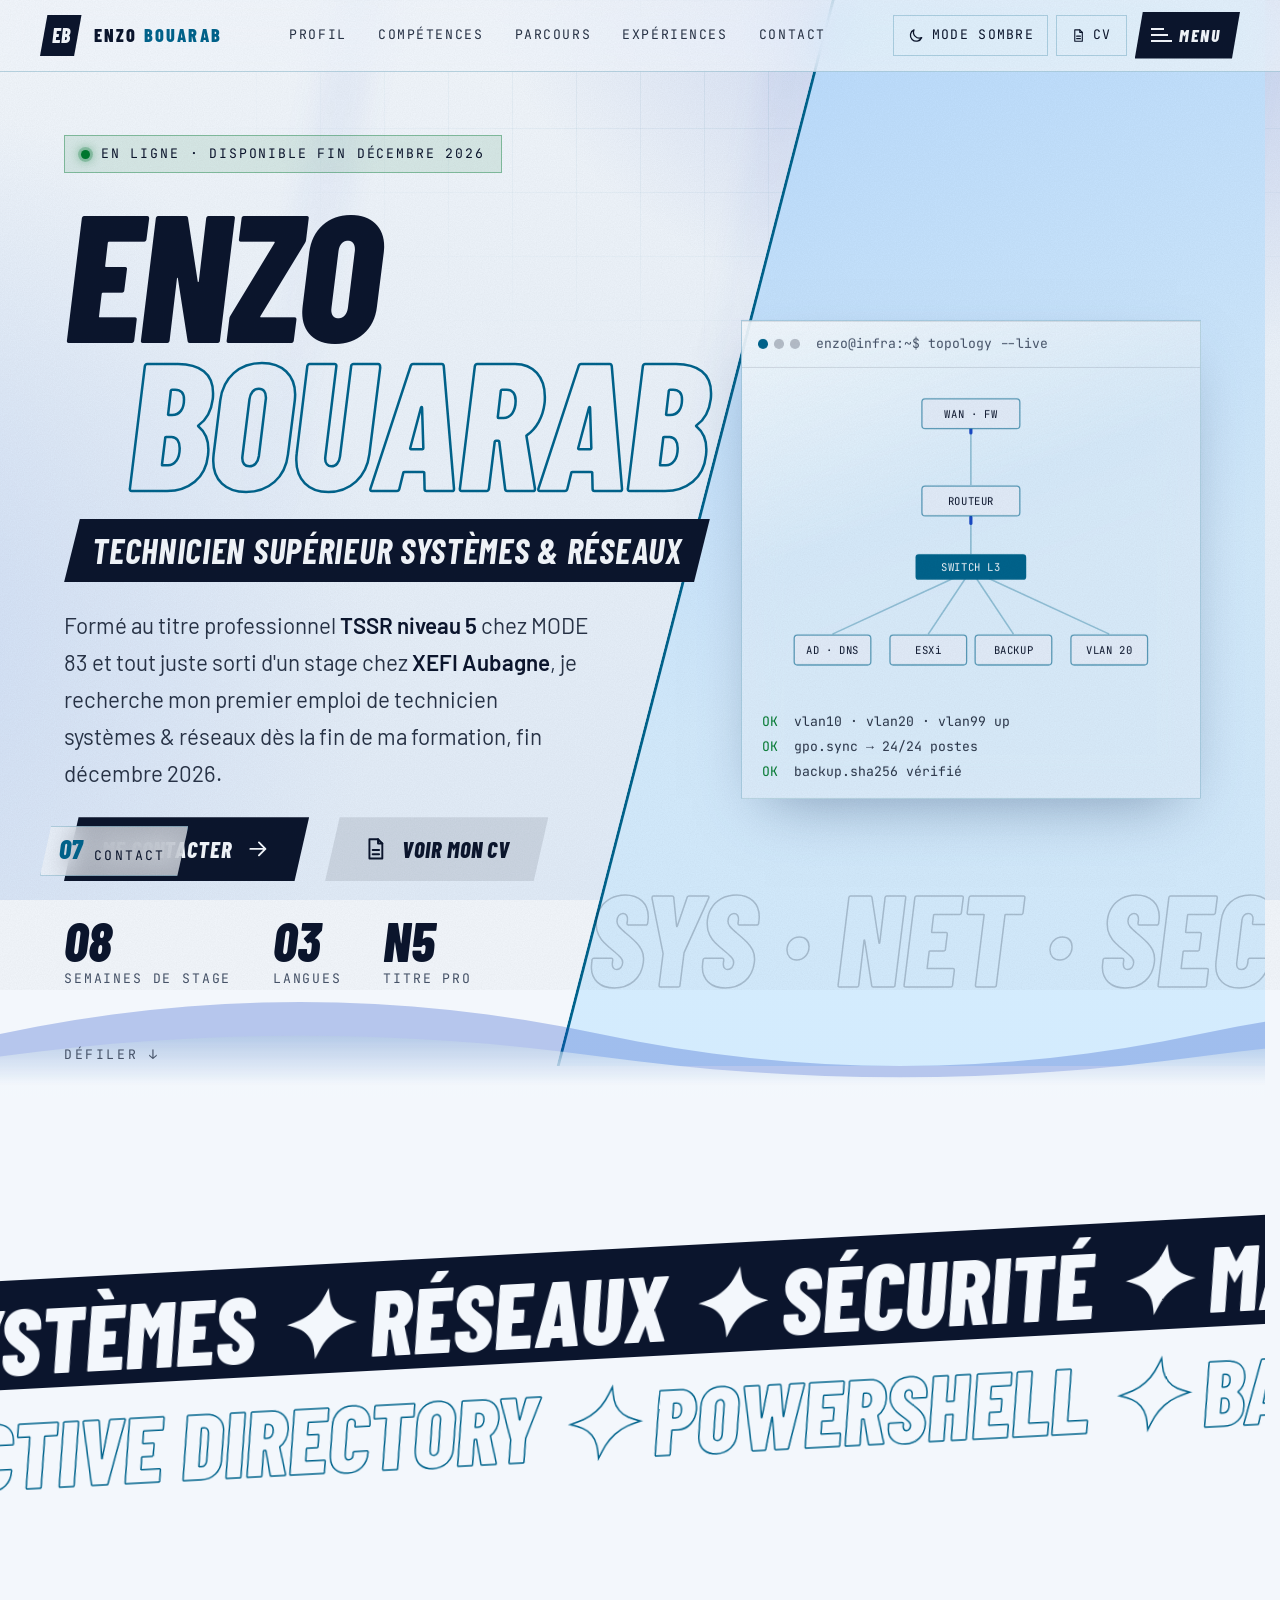
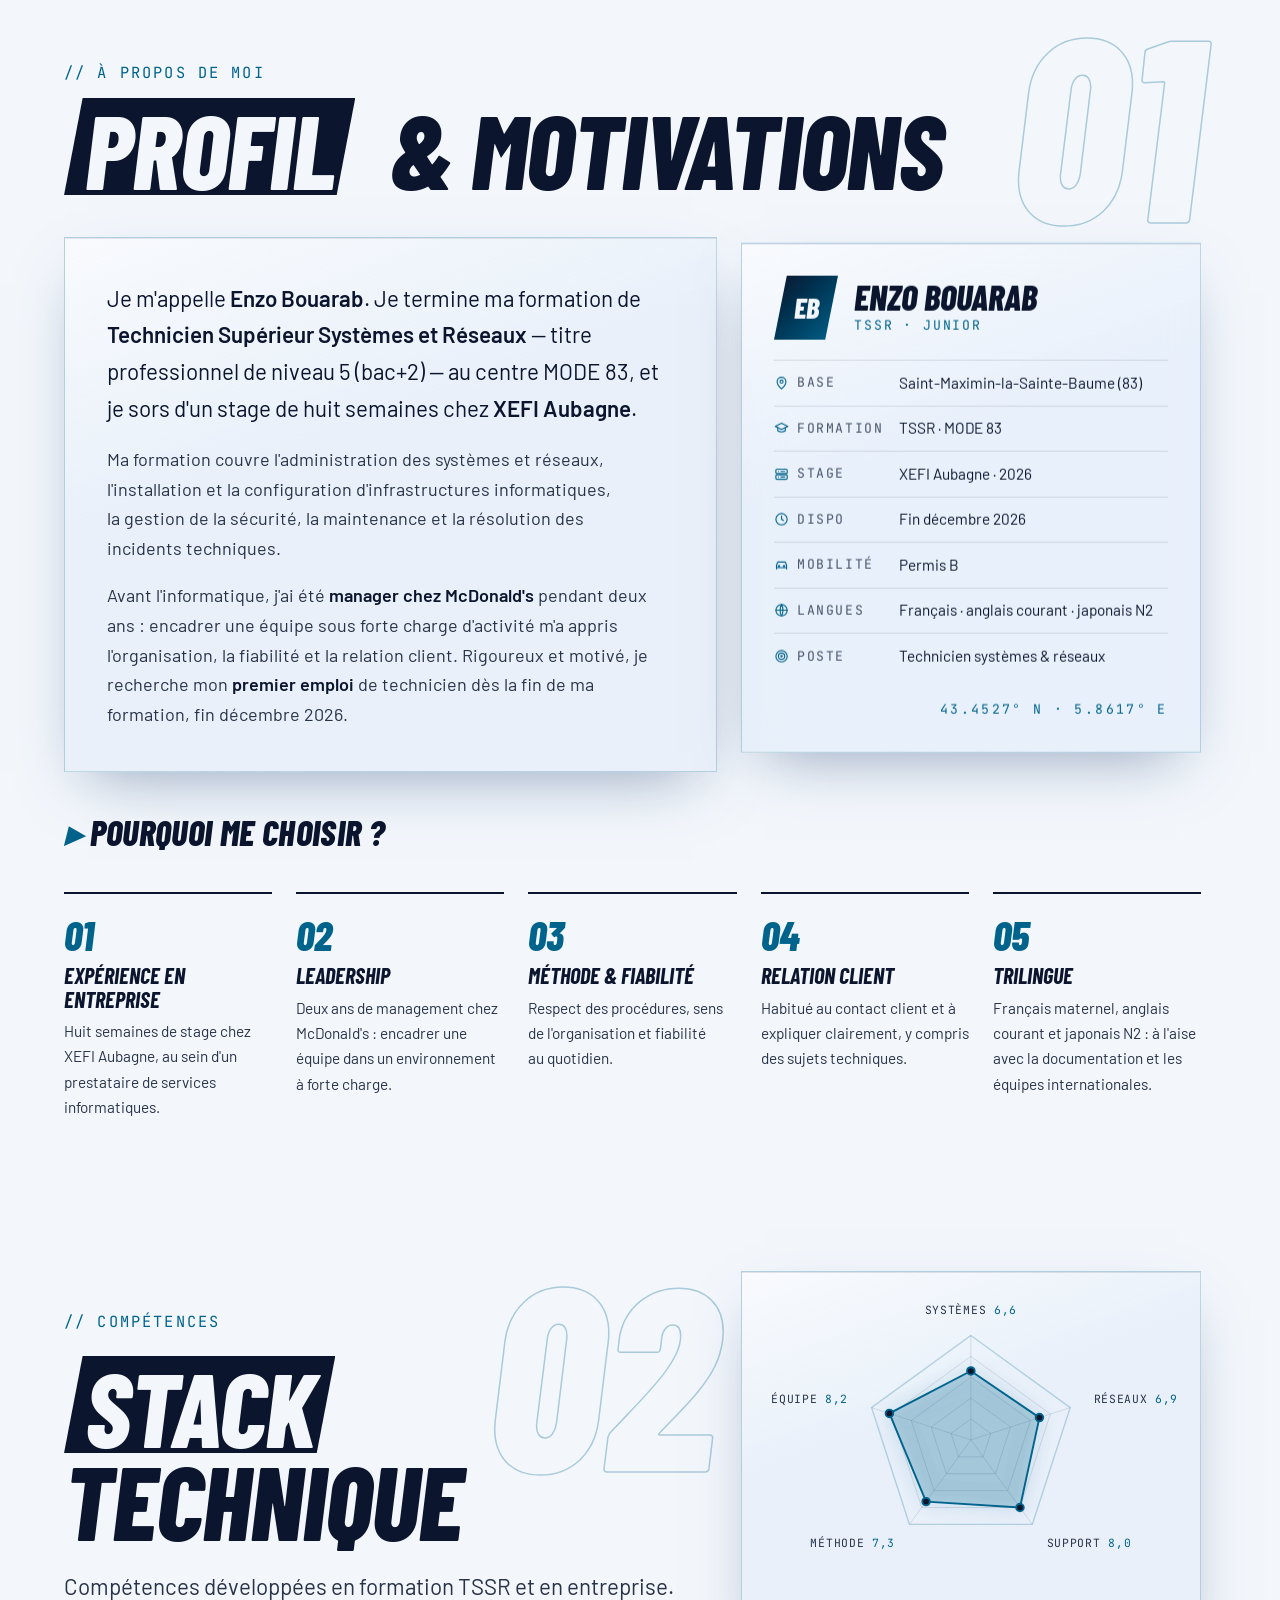
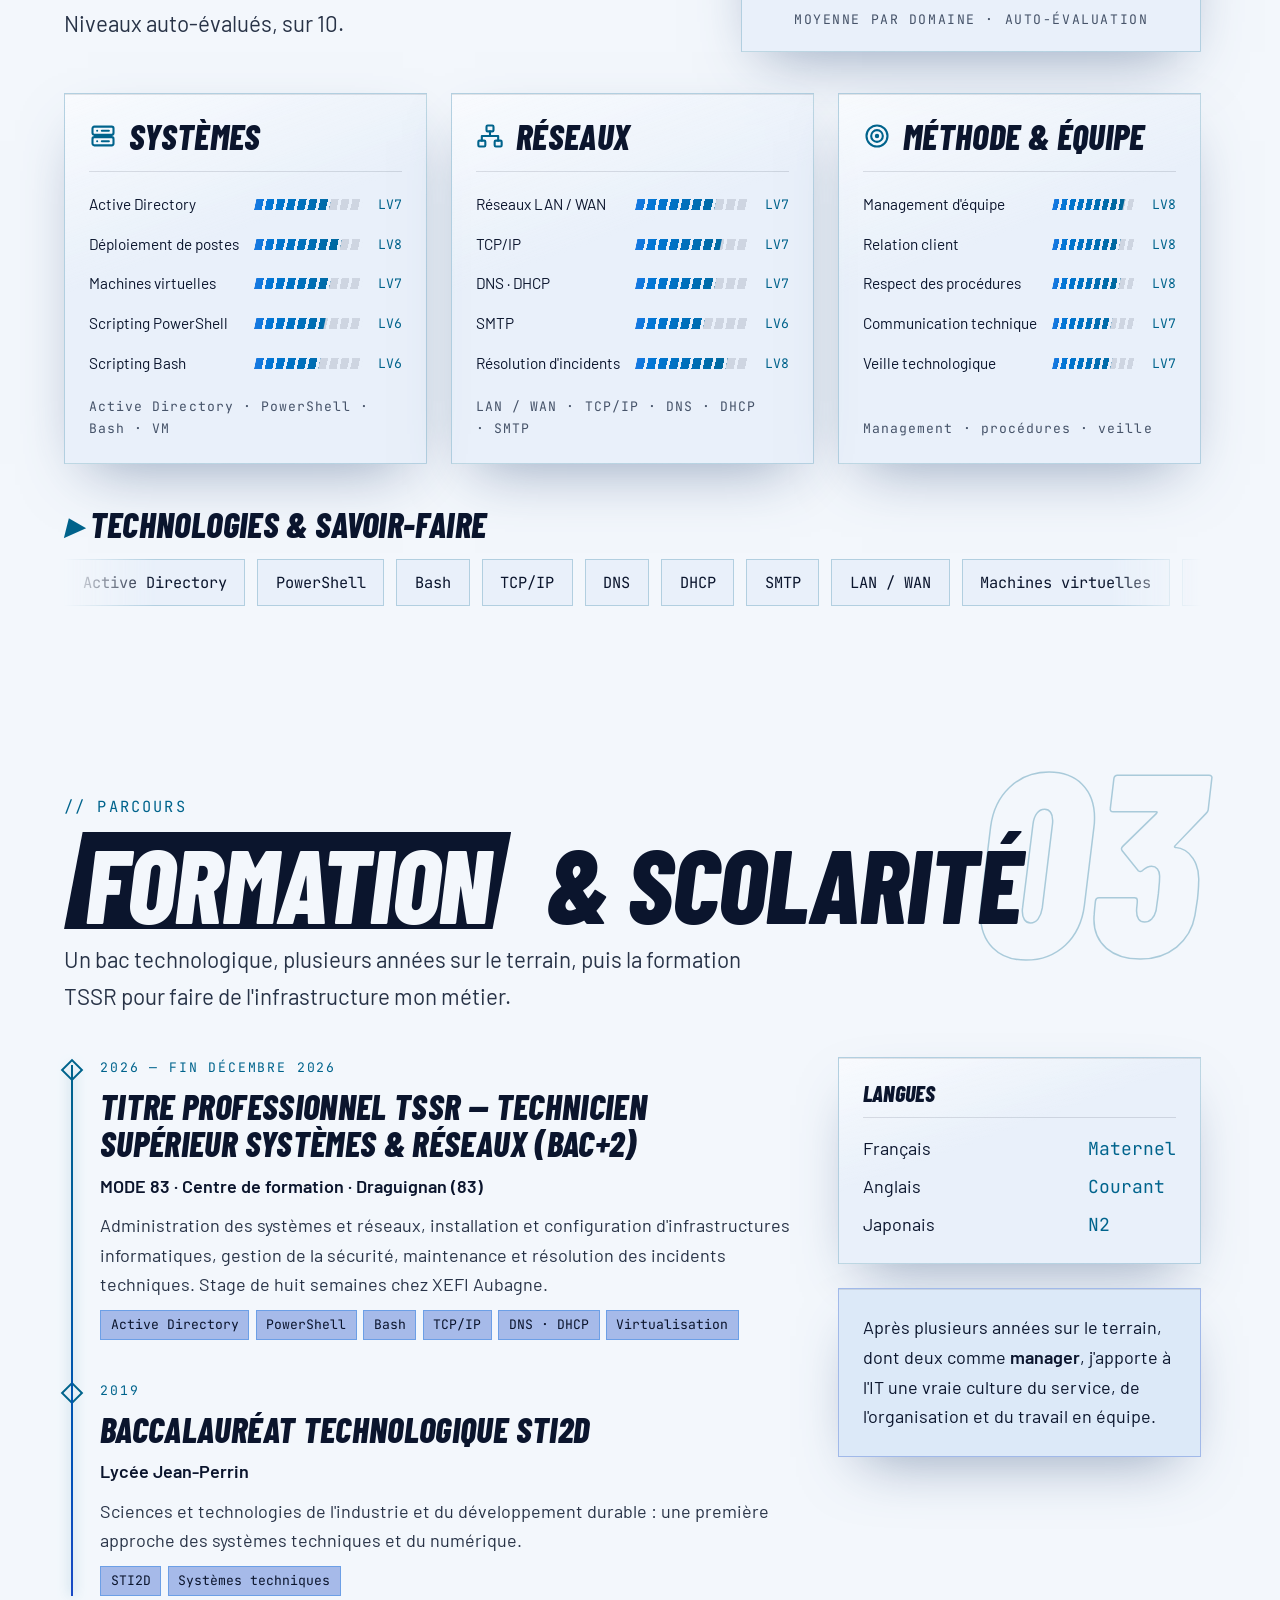
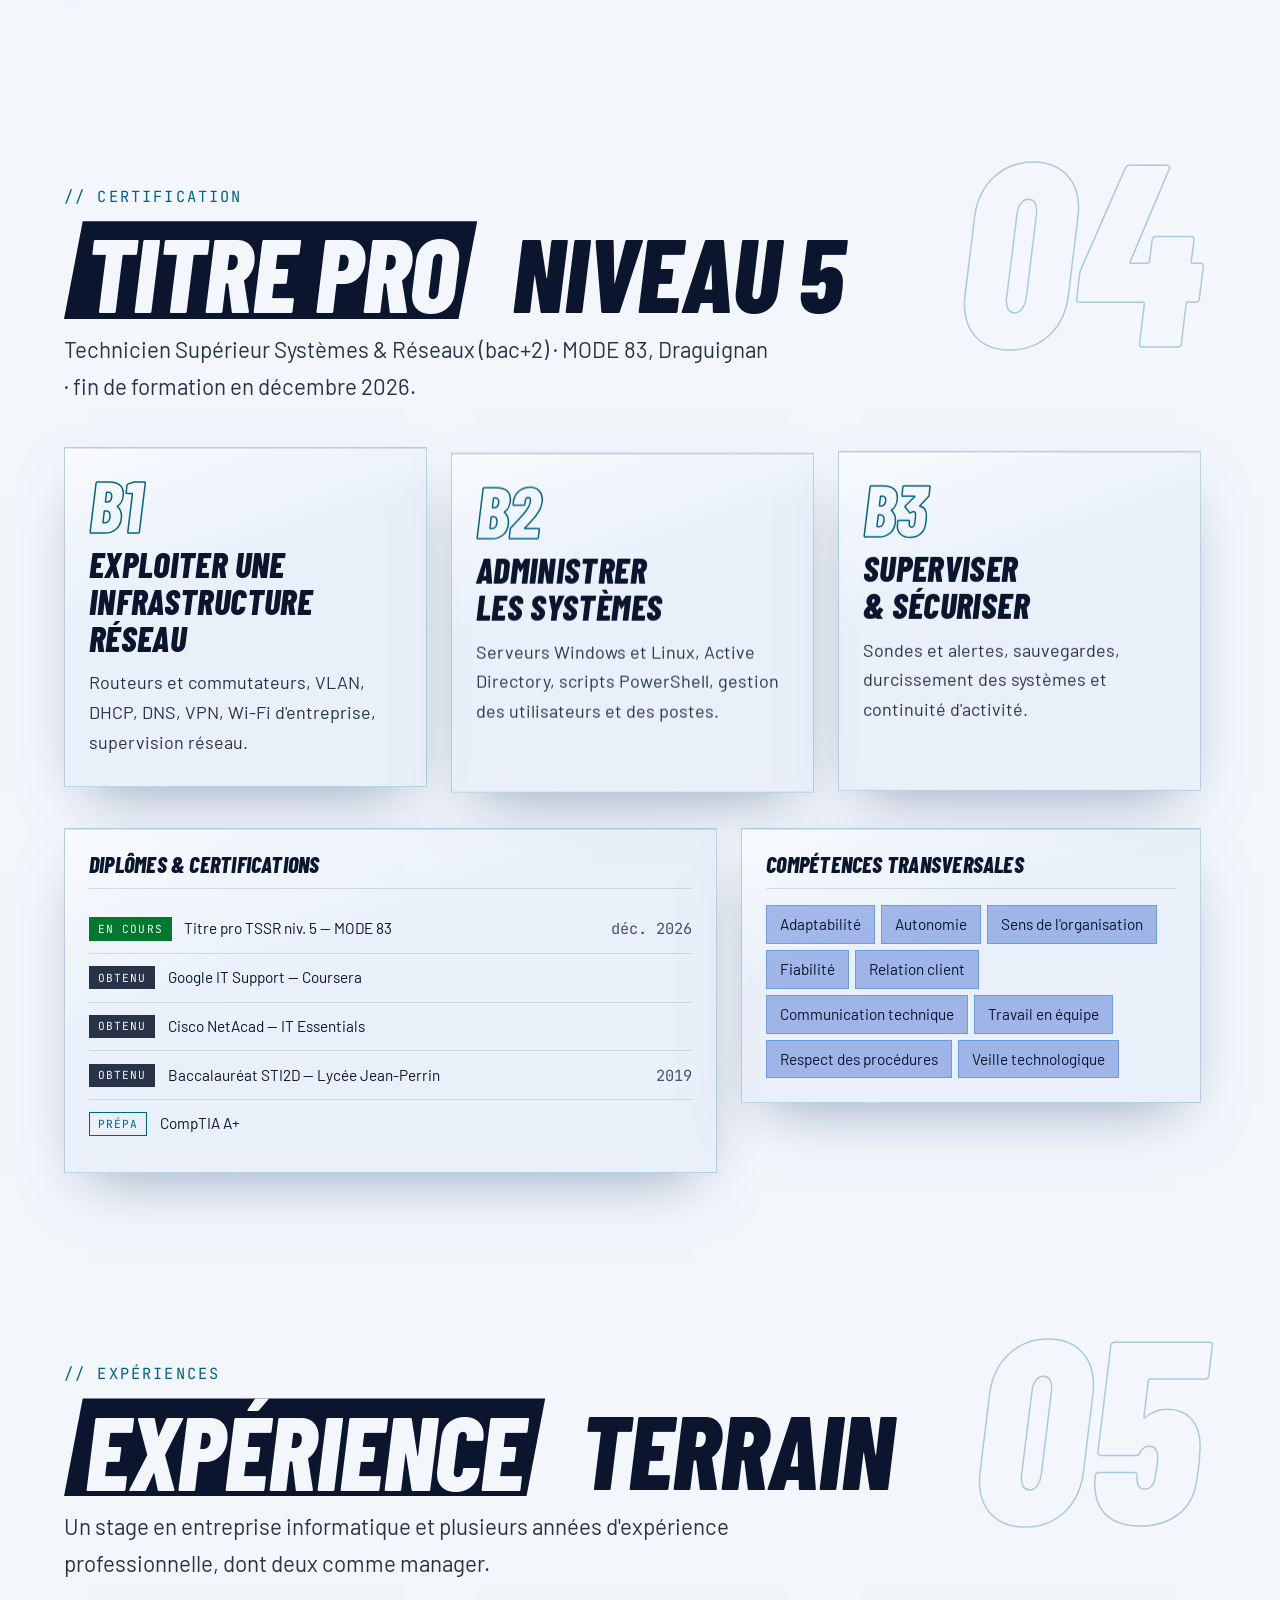
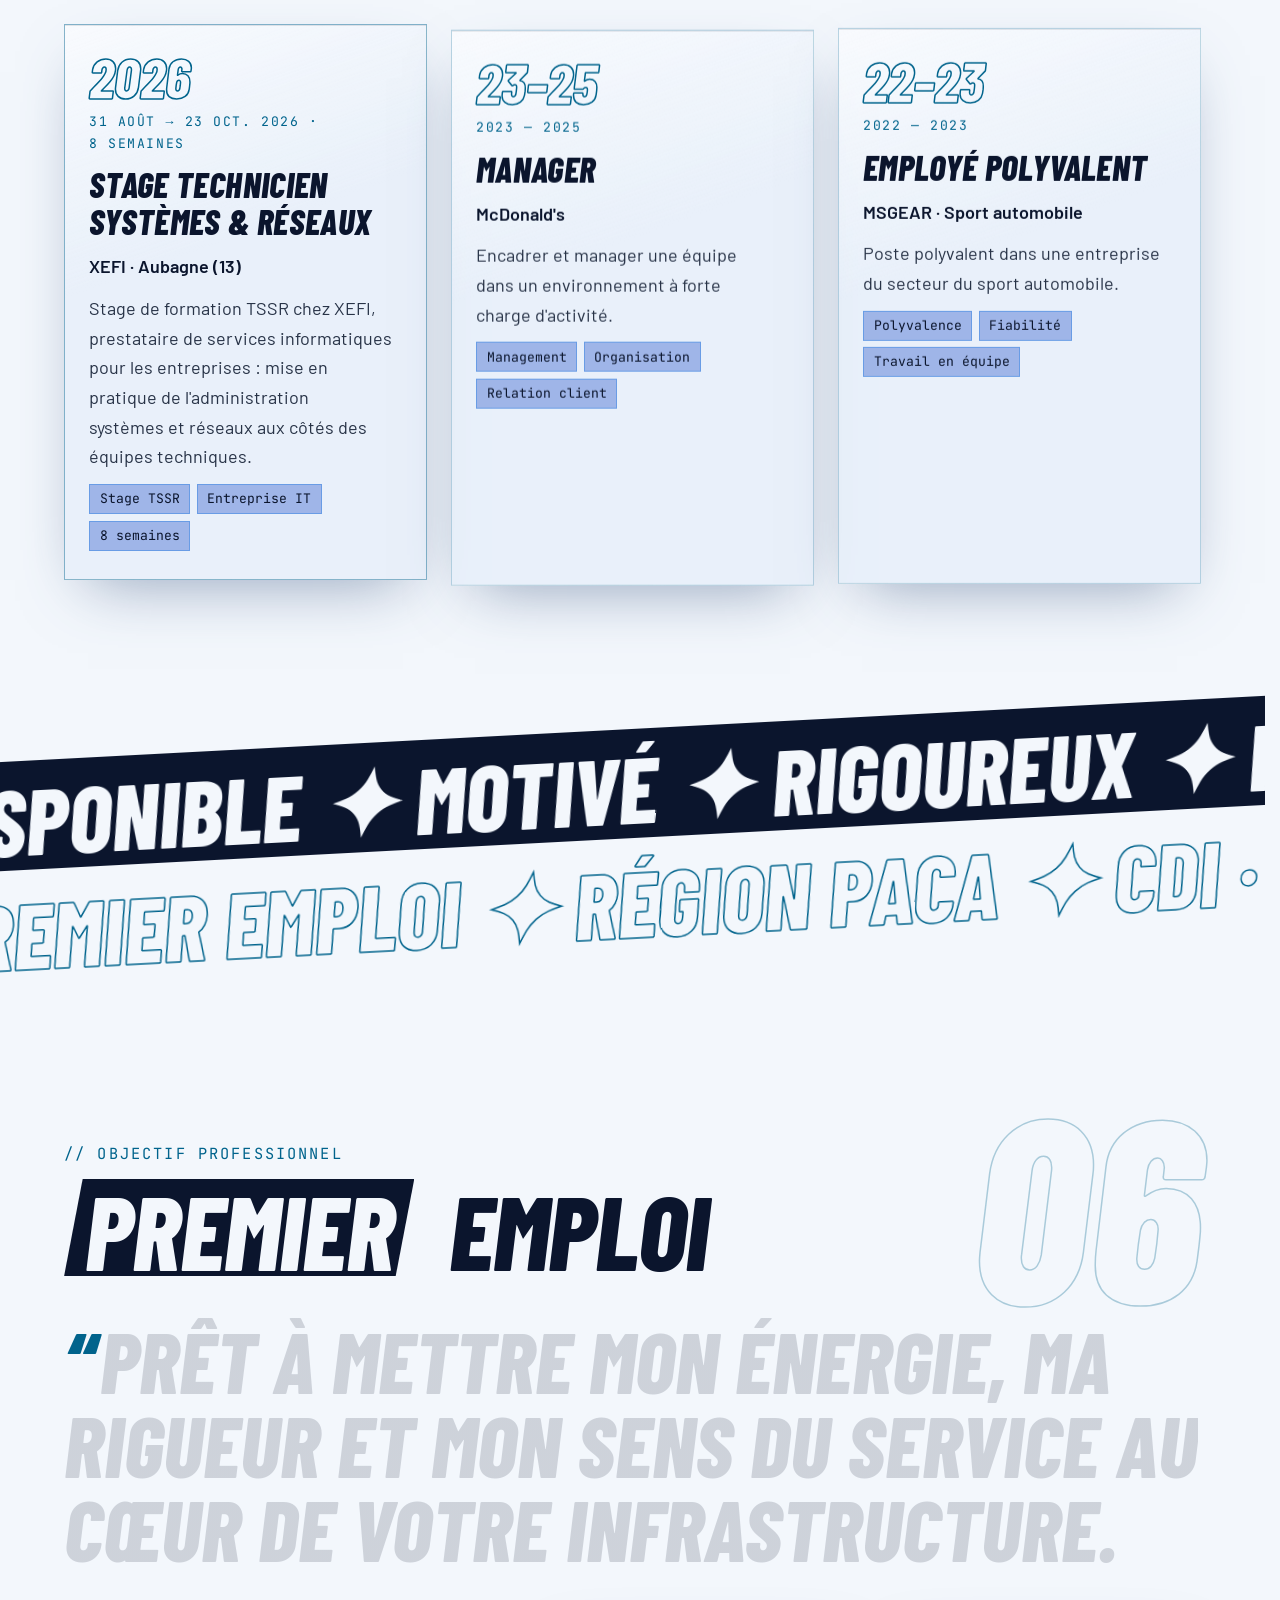
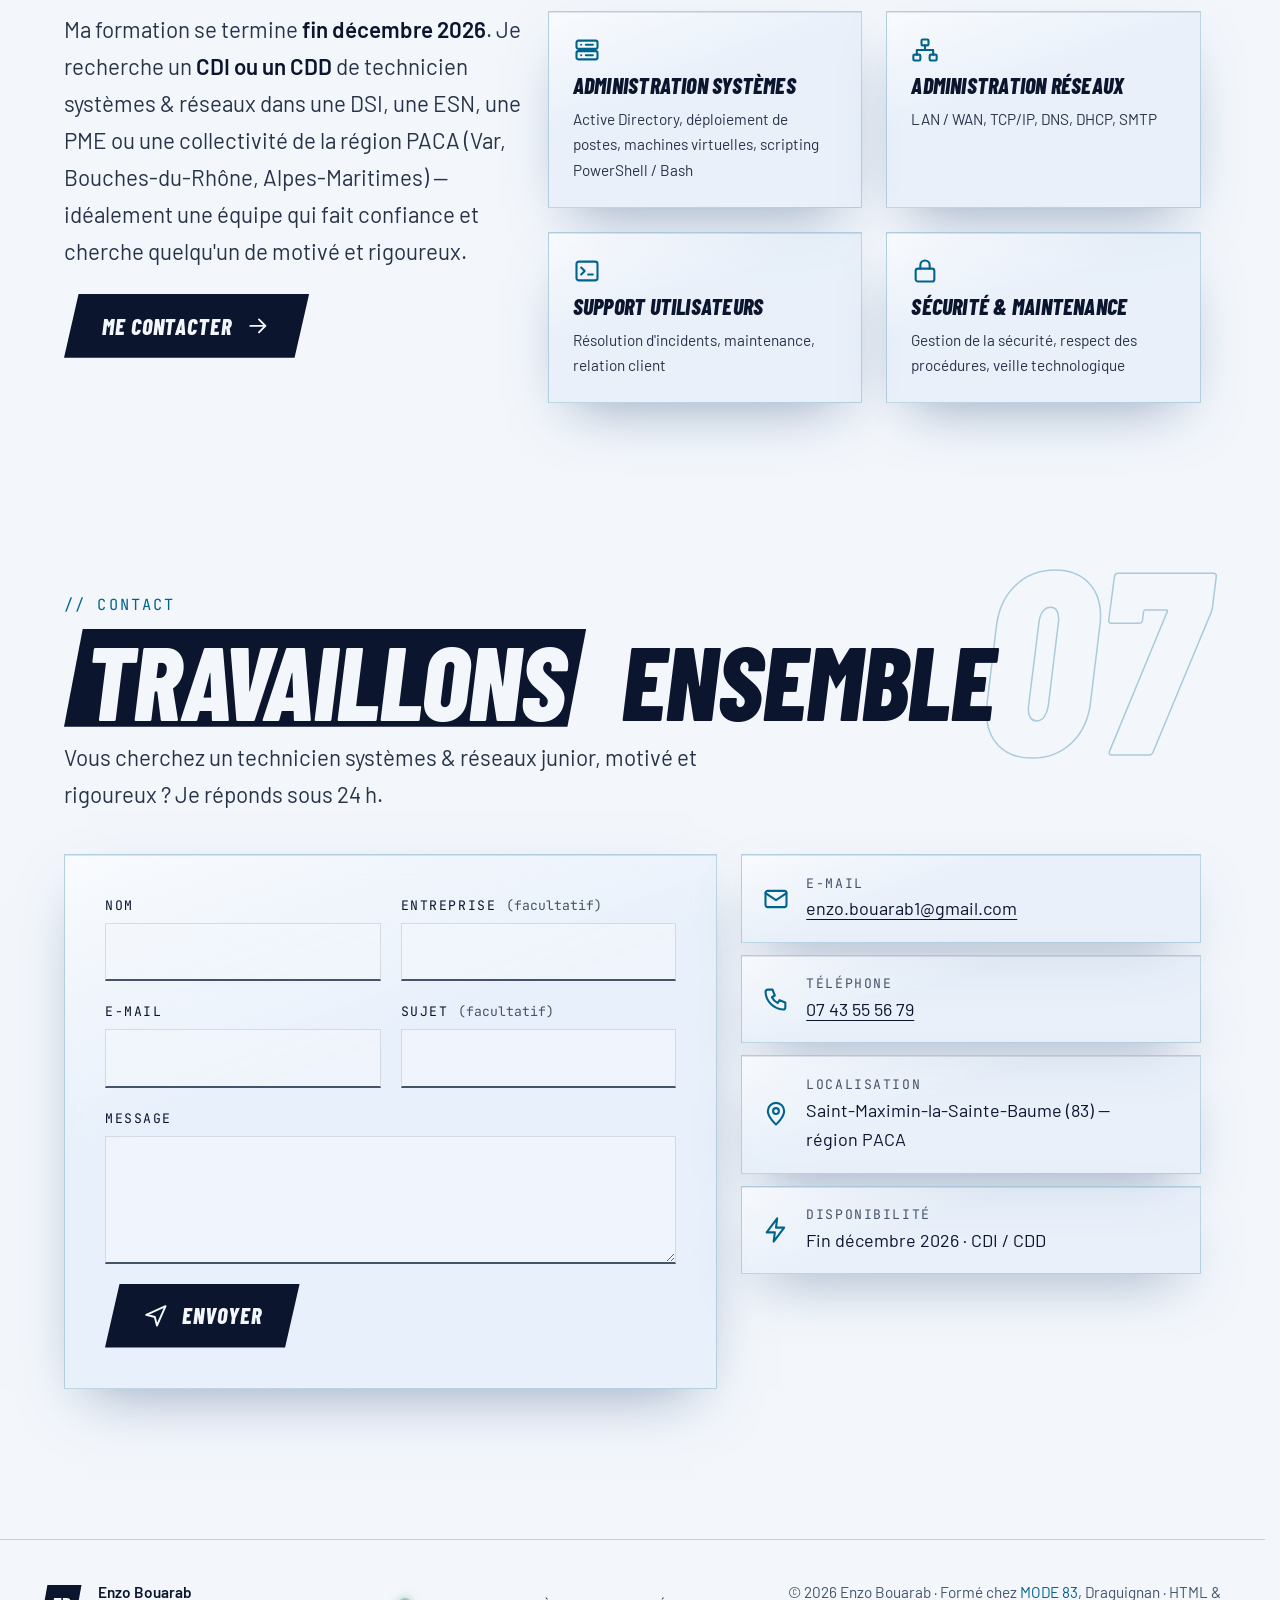
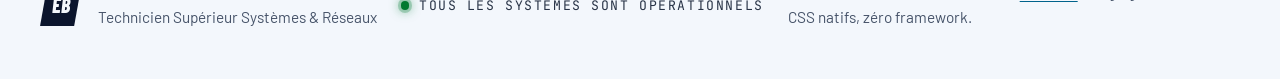
<file: index.html>
<!doctype html>
<html lang="fr" dir="ltr">
<head>
  <meta charset="utf-8">
  <meta name="viewport" content="width=device-width, initial-scale=1, viewport-fit=cover">
  <title>Enzo Bouarab — Technicien Supérieur Systèmes &amp; Réseaux</title>
  <meta name="description" content="Portfolio d'Enzo Bouarab, Technicien Supérieur Systèmes et Réseaux (TSSR, titre pro niveau 5, MODE 83), stage chez XEFI Aubagne. Active Directory, réseaux LAN/WAN, TCP/IP, PowerShell. Disponible fin décembre 2026 en région PACA.">
  <meta name="author" content="Enzo Bouarab">
  <meta name="robots" content="index, follow">
  <meta name="color-scheme" content="dark light">
  <meta name="theme-color" content="#050a1c">

  <link rel="canonical" href="https://kikenzozo.github.io/CV/">
  <meta property="og:type" content="website">
  <meta property="og:url" content="https://kikenzozo.github.io/CV/">
  <meta property="og:locale" content="fr_FR">
  <meta property="og:title" content="Enzo Bouarab — Technicien Supérieur Systèmes &amp; Réseaux">
  <meta property="og:description" content="Technicien systèmes &amp; réseaux, stage chez XEFI Aubagne. Disponible fin décembre 2026 — région PACA.">
  <meta property="og:image" content="https://kikenzozo.github.io/CV/images/og-cover.png">
  <meta property="og:image:width" content="1200">
  <meta property="og:image:height" content="630">
  <meta property="og:image:alt" content="Enzo Bouarab, Technicien Systèmes &amp; Réseaux">
  <meta name="twitter:card" content="summary_large_image">

  <link rel="icon" href="images/favicon.svg" type="image/svg+xml">
  <link rel="icon" href="images/favicon-32x32.png" sizes="32x32" type="image/png">
  <link rel="apple-touch-icon" href="images/apple-touch-icon.png">
  <link rel="manifest" href="site.webmanifest">

  <!-- Thème appliqué avant la première peinture : aucun flash. Choix mémorisé, sinon préférence système. -->
  <script>
    (function () {
      var t;
      try { t = localStorage.getItem('theme'); } catch (e) {}
      if (t !== 'light' && t !== 'dark') t = matchMedia('(prefers-color-scheme: light)').matches ? 'light' : 'dark';
      document.documentElement.dataset.theme = t;
      try {
        if (!sessionStorage.getItem('booted') && !matchMedia('(prefers-reduced-motion: reduce)').matches) {
          document.documentElement.classList.add('is-booting');
          sessionStorage.setItem('booted', '1');
        }
      } catch (e) {}
    })();
  </script>
  <link rel="preload" href="fonts/barlow-condensed-800i.woff2" as="font" type="font/woff2" crossorigin>
  <link rel="preload" href="fonts/barlow-400.woff2" as="font" type="font/woff2" crossorigin>
  <link rel="stylesheet" href="css/styles.css">
  <link rel="stylesheet" href="css/fx.css">
  <script type="module" src="js/main.js"></script>
  <script type="module" src="js/fx.js"></script>

  <script type="application/ld+json">
  {
    "@context": "https://schema.org",
    "@type": "Person",
    "url": "https://kikenzozo.github.io/CV/",
    "name": "Enzo Bouarab",
    "jobTitle": "Technicien Supérieur Systèmes et Réseaux",
    "email": "mailto:enzo.bouarab1@gmail.com",
    "telephone": "+33743555679",
    "address": { "@type": "PostalAddress", "addressLocality": "Saint-Maximin-la-Sainte-Baume", "postalCode": "83470", "addressCountry": "FR" },
    "knowsLanguage": ["fr", "en", "ja"],
    "alumniOf": { "@type": "EducationalOrganization", "name": "MODE 83", "url": "https://mode83.net/site/" },
    "knowsAbout": ["Active Directory", "PowerShell", "Bash", "TCP/IP", "DNS", "DHCP", "Réseaux LAN/WAN", "Virtualisation", "Sécurité informatique"]
  }
  </script>
</head>

<body>
  <!-- Sprite d'icônes : un seul bloc inline, zéro requête réseau -->
  <svg class="sprite" aria-hidden="true" focusable="false">
    <symbol id="i-arrow" viewBox="0 0 24 24"><path d="M5 12h14M13 6l6 6-6 6"/></symbol>
    <symbol id="i-download" viewBox="0 0 24 24"><path d="M12 4v11M7 10l5 5 5-5M5 20h14"/></symbol>
    <symbol id="i-mail" viewBox="0 0 24 24"><rect x="3" y="5" width="18" height="14" rx="2"/><path d="m3 7 9 6 9-6"/></symbol>
    <symbol id="i-phone" viewBox="0 0 24 24"><path d="M5 4h4l2 5-2.5 1.5a11 11 0 0 0 5 5L15 13l5 2v4a2 2 0 0 1-2 2A16 16 0 0 1 3 6a2 2 0 0 1 2-2"/></symbol>
    <symbol id="i-pin" viewBox="0 0 24 24"><path d="M12 21s-7-6.2-7-11.5a7 7 0 0 1 14 0C19 14.8 12 21 12 21z"/><circle cx="12" cy="9.5" r="2.5"/></symbol>
    <symbol id="i-shield" viewBox="0 0 24 24"><path d="M12 3 4 6v6c0 4.5 3.4 8.3 8 9 4.6-.7 8-4.5 8-9V6z"/><path d="m9 12 2 2 4-4"/></symbol>
    <symbol id="i-server" viewBox="0 0 24 24"><rect x="3" y="4" width="18" height="7" rx="1.5"/><rect x="3" y="13" width="18" height="7" rx="1.5"/><path d="M7 7.5h.01M7 16.5h.01M11 7.5h6M11 16.5h6"/></symbol>
    <symbol id="i-network" viewBox="0 0 24 24"><rect x="9" y="3" width="6" height="5" rx="1"/><rect x="2" y="16" width="6" height="5" rx="1"/><rect x="16" y="16" width="6" height="5" rx="1"/><path d="M12 8v4M5 16v-4h14v4"/></symbol>
    <symbol id="i-terminal" viewBox="0 0 24 24"><rect x="3" y="4" width="18" height="16" rx="2"/><path d="m7 9 3 3-3 3M13 15h4"/></symbol>
    <symbol id="i-lock" viewBox="0 0 24 24"><rect x="4" y="10" width="16" height="11" rx="2"/><path d="M8 10V7a4 4 0 0 1 8 0v3"/></symbol>
    <symbol id="i-check" viewBox="0 0 24 24"><path d="m5 12 5 5 9-10"/></symbol>
    <symbol id="i-clock" viewBox="0 0 24 24"><circle cx="12" cy="12" r="9"/><path d="M12 7v5l3 2"/></symbol>
    <symbol id="i-car" viewBox="0 0 24 24"><path d="M4 16v-4l2-5h12l2 5v4zM4 16v2M20 16v2"/><circle cx="8" cy="13.5" r="1"/><circle cx="16" cy="13.5" r="1"/></symbol>
    <symbol id="i-lang" viewBox="0 0 24 24"><circle cx="12" cy="12" r="9"/><path d="M3 12h18M12 3c3 3.5 3 14.5 0 18M12 3c-3 3.5-3 14.5 0 18"/></symbol>
    <symbol id="i-target" viewBox="0 0 24 24"><circle cx="12" cy="12" r="9"/><circle cx="12" cy="12" r="5"/><circle cx="12" cy="12" r="1"/></symbol>
    <symbol id="i-school" viewBox="0 0 24 24"><path d="m2 9 10-5 10 5-10 5z"/><path d="M6 11v5c3 2.5 9 2.5 12 0v-5"/></symbol>
    <symbol id="i-cpu" viewBox="0 0 24 24"><rect x="6" y="6" width="12" height="12" rx="1.5"/><rect x="9.5" y="9.5" width="5" height="5"/><path d="M9 2v4M15 2v4M9 18v4M15 18v4M2 9h4M2 15h4M18 9h4M18 15h4"/></symbol>
    <symbol id="i-file" viewBox="0 0 24 24"><path d="M14 3H6v18h12V7z"/><path d="M14 3v4h4M9 13h6M9 17h6"/></symbol>
    <symbol id="i-send" viewBox="0 0 24 24"><path d="m3 11 18-8-8 18-2-8z"/></symbol>
    <symbol id="i-bolt" viewBox="0 0 24 24"><path d="M13 2 4 14h7l-1 8 9-12h-7z"/></symbol>
    <symbol id="i-sun" viewBox="0 0 24 24"><circle cx="12" cy="12" r="4"/><path d="M12 2v2M12 20v2M4.9 4.9l1.4 1.4M17.7 17.7l1.4 1.4M2 12h2M20 12h2M4.9 19.1l1.4-1.4M17.7 6.3l1.4-1.4"/></symbol>
    <symbol id="i-moon" viewBox="0 0 24 24"><path d="M20 14.5A8 8 0 0 1 9.5 4a8 8 0 1 0 10.5 10.5z"/></symbol>
  </svg>

  <!-- Séquence de démarrage : jouée une fois par session (classe .boot posée dans le <head>), purement visuelle -->
  <div class="boot" aria-hidden="true" data-boot>
    <div class="boot__inner">
      <ol class="boot__log">
        <li>EB-BIOS 26.10 · POST <b>OK</b></li>
        <li>Montage de /dev/enzo <b>OK</b></li>
        <li>VLAN 10 · 20 · 99 en ligne <b>OK</b></li>
        <li>Synchronisation GPO 24/24 <b>OK</b></li>
        <li>Pare-feu · règles appliquées <b>OK</b></li>
      </ol>
      <p class="boot__name"><span>Enzo</span> <span>Bouarab</span></p>
      <p class="boot__role">Technicien Supérieur Systèmes &amp; Réseaux</p>
      <div class="boot__bar"><i></i></div>
      <p class="boot__skip">Cliquez ou appuyez sur une touche pour passer</p>
    </div>
  </div>

  <!-- Océan « Dark Hour » rendu en WebGL (js/ocean.js) ; le décor CSS reste en dessous en repli -->
  <canvas class="ocean" aria-hidden="true" data-ocean></canvas>
  <div class="grain" aria-hidden="true"></div>

  <a class="skip-link" href="#contenu">Aller au contenu principal</a>
  <div class="scroll-meter" aria-hidden="true"></div>

  <!-- Ambiance « sous la surface » : rais de lumière, purement décoratifs -->
  <div class="ambient" aria-hidden="true">
  </div>

  <!-- HUD éphémère : annonce visuelle de la section atteinte (l'info est déjà portée par aria-current) -->
  <p class="hud" aria-hidden="true" data-hud><span class="hud__num"></span><span class="hud__label"></span></p>

  <!-- ═════════ BARRE SUPÉRIEURE ═════════ -->
  <header class="topbar">
    <a class="brand" href="#accueil">
      <span class="brand__mark" aria-hidden="true">EB</span>
      <span class="brand__name">Enzo <b>Bouarab</b><span class="sr-only"> — accueil</span></span>
    </a>

    <nav class="quicknav" aria-label="Navigation rapide">
      <ul role="list">
        <li><a href="#profil">Profil</a></li>
        <li><a href="#competences">Compétences</a></li>
        <li><a href="#parcours">Parcours</a></li>
        <li><a href="#experiences">Expériences</a></li>
        <li><a href="#contact">Contact</a></li>
      </ul>
    </nav>

    <div class="topbar__actions">
      <button class="theme-btn" type="button" data-theme-toggle>
        <svg class="ico theme-btn__sun" aria-hidden="true"><use href="#i-sun"/></svg>
        <svg class="ico theme-btn__moon" aria-hidden="true"><use href="#i-moon"/></svg>
        <span class="theme-btn__label" data-theme-label>Mode clair</span>
      </button>
      <a class="chip-link" href="cv.html">
        <svg class="ico" aria-hidden="true"><use href="#i-file"/></svg>CV
      </a>
      <button class="menu-btn" type="button" aria-haspopup="dialog" aria-controls="menu" commandfor="menu" command="show-modal" data-menu-open>
        <span class="menu-btn__bars" aria-hidden="true"></span>
        <span class="menu-btn__label">Menu</span>
      </button>
    </div>
  </header>

  <!-- ═════════ MENU PLEIN ÉCRAN (dialog natif + View Transitions) ═════════ -->
  <dialog class="menu" id="menu" aria-labelledby="menu-title">
    <div class="menu__inner">
      <div class="menu__meta">
        <p class="menu__clock" aria-live="off">
          <span data-clock-date>—</span>
          <strong data-clock-time>--:--</strong>
        </p>
        <div class="menu__side">
          <p class="menu__status"><span class="led" aria-hidden="true"></span>Statut : disponible</p>
          <button class="menu__close" type="button" commandfor="menu" command="close" data-menu-close>
            <span aria-hidden="true">✕</span> Fermer <kbd>Échap</kbd>
          </button>
        </div>
      </div>

      <h2 class="menu__title" id="menu-title">Menu</h2>

      <nav aria-label="Menu principal">
        <ol class="menu__list" role="list">
          <li style="--i:0"><a href="#profil"><span class="mi__num">01</span><span class="mi__label">Profil</span><span class="mi__sub">Qui suis-je</span></a></li>
          <li style="--i:1"><a href="#competences"><span class="mi__num">02</span><span class="mi__label">Compétences</span><span class="mi__sub">Stack technique</span></a></li>
          <li style="--i:2"><a href="#parcours"><span class="mi__num">03</span><span class="mi__label">Parcours</span><span class="mi__sub">Formation &amp; scolarité</span></a></li>
          <li style="--i:3"><a href="#formation"><span class="mi__num">04</span><span class="mi__label">Certification</span><span class="mi__sub">Titre pro TSSR</span></a></li>
          <li style="--i:4"><a href="#experiences"><span class="mi__num">05</span><span class="mi__label">Expériences</span><span class="mi__sub">Stage &amp; emplois</span></a></li>
          <li style="--i:5"><a href="#objectif"><span class="mi__num">06</span><span class="mi__label">Objectif</span><span class="mi__sub">Premier emploi</span></a></li>
          <li style="--i:6"><a href="#contact"><span class="mi__num">07</span><span class="mi__label">Contact</span><span class="mi__sub">Travaillons ensemble</span></a></li>
        </ol>
      </nav>
    </div>
  </dialog>

  <main id="contenu" tabindex="-1">

    <!-- ═════════ HERO ═════════ -->
    <section class="hero" id="accueil" aria-labelledby="hero-title">
      <div class="hero__slab" aria-hidden="true"></div>

      <div class="hero__copy">
        <p class="status-pill"><span class="led" aria-hidden="true"></span>En ligne · Disponible fin décembre 2026</p>

        <h1 class="hero__name" id="hero-title">
          <span class="sr-only">Enzo Bouarab</span>
          <span class="hero__first" aria-hidden="true"><span class="ch" style="--l:0">E</span><span class="ch" style="--l:1">n</span><span class="ch" style="--l:2">z</span><span class="ch" style="--l:3">o</span></span>
          <span class="hero__last" aria-hidden="true"><span class="ch" style="--l:4">B</span><span class="ch" style="--l:5">o</span><span class="ch" style="--l:6">u</span><span class="ch" style="--l:7">a</span><span class="ch" style="--l:8">r</span><span class="ch" style="--l:9">a</span><span class="ch" style="--l:10">b</span></span>
        </h1>

        <p class="hero__role"><span>Technicien Supérieur Systèmes &amp; Réseaux</span></p>

        <p class="hero__lead">
          Formé au titre professionnel <strong>TSSR niveau 5</strong> chez MODE 83 et tout juste sorti
          d'un stage chez <strong>XEFI Aubagne</strong>, je recherche mon premier emploi de technicien
          systèmes &amp; réseaux dès la fin de ma formation, fin décembre 2026.
        </p>

        <div class="hero__cta">
          <a class="btn btn--primary" href="#contact">Me contacter <svg class="ico" aria-hidden="true"><use href="#i-arrow"/></svg></a>
          <a class="btn btn--ghost" href="cv.html"><svg class="ico" aria-hidden="true"><use href="#i-file"/></svg> Voir mon CV</a>
        </div>

        <dl class="hero__stats">
          <div><dt>Semaines de stage</dt><dd><span data-count="8" data-pad="2">08</span></dd></div>
          <div><dt>Langues</dt><dd><span data-count="3" data-pad="2">03</span></dd></div>
          <div><dt>Titre pro</dt><dd>N5</dd></div>
        </dl>
      </div>

      <figure class="hero__console glass tilt" aria-labelledby="console-cap">
        <div class="console__bar" aria-hidden="true">
          <span></span><span></span><span></span>
          <code>enzo@infra:~$ topology --live</code>
        </div>
        <svg class="topology" viewBox="0 0 400 300" role="img" aria-labelledby="topo-title">
          <title id="topo-title">Schéma d'une infrastructure : pare-feu, routeur, commutateur, serveurs et postes clients</title>
          <g class="topo__links">
            <path d="M200 40 V95"/>
            <path d="M200 125 V160"/>
            <path d="M200 175 L70 235"/>
            <path d="M200 175 L160 235"/>
            <path d="M200 175 L240 235"/>
            <path d="M200 175 L330 235"/>
          </g>
          <g class="topo__packets" aria-hidden="true">
            <path d="M200 40 V95"/>
            <path d="M200 125 V160"/>
            <path d="M200 175 L70 235"/>
            <path d="M200 175 L330 235"/>
          </g>
          <g class="topo__nodes">
            <g transform="translate(200 28)"><rect x="-46" y="-14" width="92" height="28" rx="3"/><text>WAN · FW</text></g>
            <g transform="translate(200 110)"><rect x="-46" y="-14" width="92" height="28" rx="3"/><text>ROUTEUR</text></g>
            <g transform="translate(200 172)" class="is-core"><rect x="-52" y="-12" width="104" height="24" rx="3"/><text>SWITCH L3</text></g>
            <g transform="translate(70 250)"><rect x="-36" y="-14" width="72" height="28" rx="3"/><text>AD · DNS</text></g>
            <g transform="translate(160 250)"><rect x="-36" y="-14" width="72" height="28" rx="3"/><text>ESXi</text></g>
            <g transform="translate(240 250)"><rect x="-36" y="-14" width="72" height="28" rx="3"/><text>BACKUP</text></g>
            <g transform="translate(330 250)"><rect x="-36" y="-14" width="72" height="28" rx="3"/><text>VLAN 20</text></g>
          </g>
        </svg>
        <figcaption id="console-cap" class="console__log">
          <span><b>OK</b> vlan10 · vlan20 · vlan99 up</span>
          <span><b>OK</b> gpo.sync → 24/24 postes</span>
          <span><b>OK</b> backup.sha256 vérifié</span>
        </figcaption>
      </figure>

      <a class="hero__scroll" href="#profil">Défiler <span aria-hidden="true">↓</span></a>
      <div class="hero__waves" aria-hidden="true"></div>
    </section>

    <div class="band" aria-hidden="true">
      <p class="band__row">SYSTÈMES ✦ RÉSEAUX ✦ SÉCURITÉ ✦ MAINTENANCE ✦ SUPPORT ✦ SYSTÈMES ✦ RÉSEAUX ✦ SÉCURITÉ ✦ MAINTENANCE ✦ SUPPORT ✦ SYSTÈMES ✦ RÉSEAUX ✦ SÉCURITÉ ✦ MAINTENANCE ✦ SUPPORT ✦ </p>
      <p class="band__row band__row--rev">ACTIVE DIRECTORY ✦ POWERSHELL ✦ BASH ✦ TCP/IP ✦ DNS · DHCP ✦ ACTIVE DIRECTORY ✦ POWERSHELL ✦ BASH ✦ TCP/IP ✦ DNS · DHCP ✦ ACTIVE DIRECTORY ✦ POWERSHELL ✦ BASH ✦ TCP/IP ✦ DNS · DHCP ✦ </p>
    </div>

    <!-- ═════════ 01 · PROFIL ═════════ -->
    <section class="section" id="profil" aria-labelledby="profil-title">
      <header class="sec-head">
        <span class="sec-head__num" aria-hidden="true">01</span>
        <p class="kicker">// À propos de moi</p>
        <h2 class="sec-head__title" id="profil-title"><span>Profil</span> &amp; motivations</h2>
      </header>

      <div class="profile">
        <div class="profile__text glass reveal">
          <p class="lead">
            Je m'appelle <strong>Enzo Bouarab</strong>. Je termine ma formation de
            <strong>Technicien Supérieur Systèmes et Réseaux</strong> — titre professionnel de niveau 5 (bac+2) —
            au centre MODE 83, et je sors d'un stage de huit semaines chez <strong>XEFI Aubagne</strong>.
          </p>
          <p>
            Ma formation couvre l'administration des systèmes et réseaux, l'installation et la configuration
            d'infrastructures informatiques, la gestion de la sécurité, la maintenance et la résolution
            des incidents techniques.
          </p>
          <p>
            Avant l'informatique, j'ai été <strong>manager chez McDonald's</strong> pendant deux ans&nbsp;: encadrer
            une équipe sous forte charge d'activité m'a appris l'organisation, la fiabilité et la relation client.
            Rigoureux et motivé, je recherche mon <strong>premier emploi</strong> de technicien dès la fin
            de ma formation, fin décembre 2026.
          </p>
        </div>

        <aside class="idcard glass tilt reveal" aria-label="Fiche d'identité">
          <div class="idcard__head">
            <span class="idcard__avatar" aria-hidden="true">EB</span>
            <div>
              <p class="idcard__name">Enzo Bouarab</p>
              <p class="idcard__role">TSSR · Junior</p>
            </div>
          </div>
          <dl class="idcard__rows">
            <div><dt><svg class="ico" aria-hidden="true"><use href="#i-pin"/></svg>Base</dt><dd>Saint-Maximin-la-Sainte-Baume (83)</dd></div>
            <div><dt><svg class="ico" aria-hidden="true"><use href="#i-school"/></svg>Formation</dt><dd>TSSR · MODE 83</dd></div>
            <div><dt><svg class="ico" aria-hidden="true"><use href="#i-server"/></svg>Stage</dt><dd>XEFI Aubagne · 2026</dd></div>
            <div><dt><svg class="ico" aria-hidden="true"><use href="#i-clock"/></svg>Dispo</dt><dd>Fin décembre 2026</dd></div>
            <div><dt><svg class="ico" aria-hidden="true"><use href="#i-car"/></svg>Mobilité</dt><dd>Permis B</dd></div>
            <div><dt><svg class="ico" aria-hidden="true"><use href="#i-lang"/></svg>Langues</dt><dd>Français · anglais courant · japonais N2</dd></div>
            <div><dt><svg class="ico" aria-hidden="true"><use href="#i-target"/></svg>Poste</dt><dd>Technicien systèmes &amp; réseaux</dd></div>
          </dl>
          <p class="idcard__geo" aria-label="Coordonnées : 43,45 degrés nord, 5,86 degrés est">43.4527° N · 5.8617° E</p>
        </aside>
      </div>

      <h3 class="subhead reveal">Pourquoi me choisir&nbsp;?</h3>
      <ol class="assets" role="list">
        <li class="asset reveal"><h4>Expérience en entreprise</h4><p>Huit semaines de stage chez XEFI Aubagne, au sein d'un prestataire de services informatiques.</p></li>
        <li class="asset reveal"><h4>Leadership</h4><p>Deux ans de management chez McDonald's&nbsp;: encadrer une équipe dans un environnement à forte charge.</p></li>
        <li class="asset reveal"><h4>Méthode &amp; fiabilité</h4><p>Respect des procédures, sens de l'organisation et fiabilité au quotidien.</p></li>
        <li class="asset reveal"><h4>Relation client</h4><p>Habitué au contact client et à expliquer clairement, y compris des sujets techniques.</p></li>
        <li class="asset reveal"><h4>Trilingue</h4><p>Français maternel, anglais courant et japonais N2&nbsp;: à l'aise avec la documentation et les équipes internationales.</p></li>
      </ol>
    </section>

    <!-- ═════════ 02 · COMPÉTENCES ═════════ -->
    <section class="section" id="competences" aria-labelledby="competences-title">
      <header class="sec-head">
        <span class="sec-head__num" aria-hidden="true">02</span>
        <p class="kicker">// Compétences</p>
        <h2 class="sec-head__title" id="competences-title"><span>Stack</span> technique</h2>
        <p class="sec-head__desc">Compétences développées en formation TSSR et en entreprise. Niveaux auto-évalués, sur 10.</p>
      </header>

      <figure class="radar glass" aria-labelledby="radar-cap">
        <svg viewBox="-70 -10 440 330" role="img" aria-labelledby="radar-title">
          <title id="radar-title">Profil de compétences sur 10 : Systèmes 6,6 ; Réseaux 6,9 ; Support 8,0 ; Méthode 7,3 ; Équipe 8,2</title>
          <g class="radar__grid"><polygon points="150.0,128.0 170.9,143.2 162.9,167.8 137.1,167.8 129.1,143.2"/><polygon points="150.0,106.0 191.8,136.4 175.9,185.6 124.1,185.6 108.2,136.4"/><polygon points="150.0,84.0 212.8,129.6 188.8,203.4 111.2,203.4 87.2,129.6"/><polygon points="150.0,62.0 233.7,122.8 201.7,221.2 98.3,221.2 66.3,122.8"/><polygon points="150.0,40.0 254.6,116.0 214.7,239.0 85.3,239.0 45.4,116.0"/><line x1="150" y1="150" x2="150.0" y2="40.0"/><line x1="150" y1="150" x2="254.6" y2="116.0"/><line x1="150" y1="150" x2="214.7" y2="239.0"/><line x1="150" y1="150" x2="85.3" y2="239.0"/><line x1="150" y1="150" x2="45.4" y2="116.0"/></g>
          <polygon class="radar__shape" points="150.0,77.4 222.2,126.5 201.7,221.2 102.8,215.0 64.2,122.1"/>
          <g class="radar__dots"><circle cx="150.0" cy="77.4" r="4"/><circle cx="222.2" cy="126.5" r="4"/><circle cx="201.7" cy="221.2" r="4"/><circle cx="102.8" cy="215.0" r="4"/><circle cx="64.2" cy="122.1" r="4"/></g>
          <g class="radar__labels"><text x="150.0" y="14.0" text-anchor="middle">Systèmes <tspan>6,6</tspan></text><text x="279.3" y="108.0" text-anchor="start">Réseaux <tspan>6,9</tspan></text><text x="229.9" y="260.0" text-anchor="start">Support <tspan>8,0</tspan></text><text x="70.1" y="260.0" text-anchor="end">Méthode <tspan>7,3</tspan></text><text x="20.7" y="108.0" text-anchor="end">Équipe <tspan>8,2</tspan></text></g>
        </svg>
        <figcaption id="radar-cap">Moyenne par domaine · auto-évaluation</figcaption>
      </figure>

      <div class="stats">
        <article class="stat-panel glass reveal" aria-labelledby="st-sys">
          <header class="stat-panel__head">
            <svg class="ico ico--lg" aria-hidden="true"><use href="#i-server"/></svg>
            <h3 id="st-sys">Systèmes</h3>
          </header>
          <ul class="stat-list" role="list">
            <li style="--lvl:7"><span>Active Directory</span><span class="bar" role="meter" aria-valuemin="0" aria-valuemax="10" aria-valuenow="7" aria-label="Active Directory, niveau 7 sur 10"></span><b>LV7</b></li>
            <li style="--lvl:8"><span>Déploiement de postes</span><span class="bar" role="meter" aria-valuemin="0" aria-valuemax="10" aria-valuenow="8" aria-label="Déploiement de postes, niveau 8 sur 10"></span><b>LV8</b></li>
            <li style="--lvl:7"><span>Machines virtuelles</span><span class="bar" role="meter" aria-valuemin="0" aria-valuemax="10" aria-valuenow="7" aria-label="Machines virtuelles, niveau 7 sur 10"></span><b>LV7</b></li>
            <li style="--lvl:6.5"><span>Scripting PowerShell</span><span class="bar" role="meter" aria-valuemin="0" aria-valuemax="10" aria-valuenow="6.5" aria-label="Scripting PowerShell, niveau 6,5 sur 10"></span><b>LV6</b></li>
            <li style="--lvl:6"><span>Scripting Bash</span><span class="bar" role="meter" aria-valuemin="0" aria-valuemax="10" aria-valuenow="6" aria-label="Scripting Bash, niveau 6 sur 10"></span><b>LV6</b></li>
          </ul>
          <p class="stat-panel__foot">Active Directory · PowerShell · Bash · VM</p>
        </article>

        <article class="stat-panel glass reveal" aria-labelledby="st-net">
          <header class="stat-panel__head">
            <svg class="ico ico--lg" aria-hidden="true"><use href="#i-network"/></svg>
            <h3 id="st-net">Réseaux</h3>
          </header>
          <ul class="stat-list" role="list">
            <li style="--lvl:7"><span>Réseaux LAN / WAN</span><span class="bar" role="meter" aria-valuemin="0" aria-valuemax="10" aria-valuenow="7" aria-label="Réseaux LAN / WAN, niveau 7 sur 10"></span><b>LV7</b></li>
            <li style="--lvl:7.5"><span>TCP/IP</span><span class="bar" role="meter" aria-valuemin="0" aria-valuemax="10" aria-valuenow="7.5" aria-label="TCP/IP, niveau 7,5 sur 10"></span><b>LV7</b></li>
            <li style="--lvl:7"><span>DNS · DHCP</span><span class="bar" role="meter" aria-valuemin="0" aria-valuemax="10" aria-valuenow="7" aria-label="DNS · DHCP, niveau 7 sur 10"></span><b>LV7</b></li>
            <li style="--lvl:6"><span>SMTP</span><span class="bar" role="meter" aria-valuemin="0" aria-valuemax="10" aria-valuenow="6" aria-label="SMTP, niveau 6 sur 10"></span><b>LV6</b></li>
            <li style="--lvl:8"><span>Résolution d'incidents</span><span class="bar" role="meter" aria-valuemin="0" aria-valuemax="10" aria-valuenow="8" aria-label="Résolution d'incidents, niveau 8 sur 10"></span><b>LV8</b></li>
          </ul>
          <p class="stat-panel__foot">LAN / WAN · TCP/IP · DNS · DHCP · SMTP</p>
        </article>

        <article class="stat-panel glass reveal" aria-labelledby="st-team">
          <header class="stat-panel__head">
            <svg class="ico ico--lg" aria-hidden="true"><use href="#i-target"/></svg>
            <h3 id="st-team">Méthode &amp; équipe</h3>
          </header>
          <ul class="stat-list" role="list">
            <li style="--lvl:8.5"><span>Management d'équipe</span><span class="bar" role="meter" aria-valuemin="0" aria-valuemax="10" aria-valuenow="8.5" aria-label="Management d'équipe, niveau 8,5 sur 10"></span><b>LV8</b></li>
            <li style="--lvl:8"><span>Relation client</span><span class="bar" role="meter" aria-valuemin="0" aria-valuemax="10" aria-valuenow="8" aria-label="Relation client, niveau 8 sur 10"></span><b>LV8</b></li>
            <li style="--lvl:8"><span>Respect des procédures</span><span class="bar" role="meter" aria-valuemin="0" aria-valuemax="10" aria-valuenow="8" aria-label="Respect des procédures, niveau 8 sur 10"></span><b>LV8</b></li>
            <li style="--lvl:7"><span>Communication technique</span><span class="bar" role="meter" aria-valuemin="0" aria-valuemax="10" aria-valuenow="7" aria-label="Communication technique, niveau 7 sur 10"></span><b>LV7</b></li>
            <li style="--lvl:7"><span>Veille technologique</span><span class="bar" role="meter" aria-valuemin="0" aria-valuemax="10" aria-valuenow="7" aria-label="Veille technologique, niveau 7 sur 10"></span><b>LV7</b></li>
          </ul>
          <p class="stat-panel__foot">Management · procédures · veille</p>
        </article>
      </div>

      <div class="marquee reveal" aria-labelledby="tools-title">
        <h3 class="subhead" id="tools-title">Technologies &amp; savoir-faire</h3>
        <div class="marquee__track">
          <ul class="marquee__list" role="list">
            <li>Active Directory</li><li>PowerShell</li><li>Bash</li><li>TCP/IP</li><li>DNS</li><li>DHCP</li>
            <li>SMTP</li><li>LAN / WAN</li><li>Machines virtuelles</li><li>Déploiement de postes</li><li>Sécurité</li><li>Maintenance</li>
          </ul>
          <ul class="marquee__list" role="list" aria-hidden="true">
            <li>Active Directory</li><li>PowerShell</li><li>Bash</li><li>TCP/IP</li><li>DNS</li><li>DHCP</li>
            <li>SMTP</li><li>LAN / WAN</li><li>Machines virtuelles</li><li>Déploiement de postes</li><li>Sécurité</li><li>Maintenance</li>
          </ul>
        </div>
      </div>
    </section>

    <!-- ═════════ 03 · PARCOURS ═════════ -->
    <section class="section" id="parcours" aria-labelledby="parcours-title">
      <header class="sec-head">
        <span class="sec-head__num" aria-hidden="true">03</span>
        <p class="kicker">// Parcours</p>
        <h2 class="sec-head__title" id="parcours-title"><span>Formation</span> &amp; scolarité</h2>
        <p class="sec-head__desc">Un bac technologique, plusieurs années sur le terrain, puis la formation TSSR pour faire de l'infrastructure mon métier.</p>
      </header>

      <div class="journey">
        <ol class="timeline" role="list">
          <li class="tl-item reveal">
            <p class="tl-item__date"><time datetime="2026">2026</time> — fin <time datetime="2026-12">décembre 2026</time></p>
            <h3>Titre professionnel TSSR — Technicien Supérieur Systèmes &amp; Réseaux (bac+2)</h3>
            <p class="tl-item__org">MODE 83 · Centre de formation · Draguignan (83)</p>
            <p>Administration des systèmes et réseaux, installation et configuration d'infrastructures informatiques, gestion de la sécurité, maintenance et résolution des incidents techniques. Stage de huit semaines chez XEFI Aubagne.</p>
            <ul class="tags" role="list"><li>Active Directory</li><li>PowerShell</li><li>Bash</li><li>TCP/IP</li><li>DNS · DHCP</li><li>Virtualisation</li></ul>
          </li>
          <li class="tl-item reveal">
            <p class="tl-item__date"><time datetime="2019">2019</time></p>
            <h3>Baccalauréat technologique STI2D</h3>
            <p class="tl-item__org">Lycée Jean-Perrin</p>
            <p>Sciences et technologies de l'industrie et du développement durable&nbsp;: une première approche des systèmes techniques et du numérique.</p>
            <ul class="tags" role="list"><li>STI2D</li><li>Systèmes techniques</li></ul>
          </li>
        </ol>

        <aside class="journey__side">
          <div class="glass panel reveal">
            <h3 class="panel__title">Langues</h3>
            <dl class="langs">
              <div><dt>Français</dt><dd>Maternel</dd></div>
              <div><dt>Anglais</dt><dd>Courant</dd></div>
              <div><dt>Japonais</dt><dd>N2</dd></div>
            </dl>
          </div>
          <div class="glass panel panel--accent reveal">
            <p>Après plusieurs années sur le terrain, dont deux comme <strong>manager</strong>, j'apporte à l'IT une vraie culture du service, de l'organisation et du travail en équipe.</p>
          </div>
        </aside>
      </div>
    </section>

    <!-- ═════════ 04 · CERTIFICATION ═════════ -->
    <section class="section" id="formation" aria-labelledby="formation-title">
      <header class="sec-head">
        <span class="sec-head__num" aria-hidden="true">04</span>
        <p class="kicker">// Certification</p>
        <h2 class="sec-head__title" id="formation-title"><span>Titre pro</span> niveau 5</h2>
        <p class="sec-head__desc">Technicien Supérieur Systèmes &amp; Réseaux (bac+2) · MODE 83, Draguignan · fin de formation en décembre 2026.</p>
      </header>

      <ol class="blocks" role="list">
        <li class="block glass tilt reveal">
          <span class="block__num" aria-hidden="true">B1</span>
          <h3>Exploiter une infrastructure réseau</h3>
          <p>Routeurs et commutateurs, VLAN, DHCP, DNS, VPN, Wi-Fi d'entreprise, supervision réseau.</p>
        </li>
        <li class="block glass tilt reveal">
          <span class="block__num" aria-hidden="true">B2</span>
          <h3>Administrer les systèmes</h3>
          <p>Serveurs Windows et Linux, Active Directory, scripts PowerShell, gestion des utilisateurs et des postes.</p>
        </li>
        <li class="block glass tilt reveal">
          <span class="block__num" aria-hidden="true">B3</span>
          <h3>Superviser &amp; sécuriser</h3>
          <p>Sondes et alertes, sauvegardes, durcissement des systèmes et continuité d'activité.</p>
        </li>
      </ol>

      <div class="certs">
        <div class="glass panel reveal">
          <h3 class="panel__title">Diplômes &amp; certifications</h3>
          <ul class="cert-list" role="list">
            <li><span class="badge badge--live">En cours</span>Titre pro TSSR niv. 5 — MODE 83 <time datetime="2026-12">déc. 2026</time></li>
            <li><span class="badge">Obtenu</span>Google IT Support — Coursera</li>
            <li><span class="badge">Obtenu</span>Cisco NetAcad — IT Essentials</li>
            <li><span class="badge">Obtenu</span>Baccalauréat STI2D — Lycée Jean-Perrin <time datetime="2019">2019</time></li>
            <li><span class="badge badge--prep">Prépa</span>CompTIA A+</li>
          </ul>
        </div>
        <div class="glass panel reveal">
          <h3 class="panel__title">Compétences transversales</h3>
          <ul class="tags tags--soft" role="list">
            <li>Adaptabilité</li><li>Autonomie</li><li>Sens de l'organisation</li>
            <li>Fiabilité</li><li>Relation client</li><li>Communication technique</li>
            <li>Travail en équipe</li><li>Respect des procédures</li><li>Veille technologique</li>
          </ul>
        </div>
      </div>
    </section>

    <!-- ═════════ 05 · EXPÉRIENCES ═════════ -->
    <section class="section" id="experiences" aria-labelledby="experiences-title">
      <header class="sec-head">
        <span class="sec-head__num" aria-hidden="true">05</span>
        <p class="kicker">// Expériences</p>
        <h2 class="sec-head__title" id="experiences-title"><span>Expérience</span> terrain</h2>
        <p class="sec-head__desc">Un stage en entreprise informatique et plusieurs années d'expérience professionnelle, dont deux comme manager.</p>
      </header>

      <ol class="blocks xps" role="list">
        <li class="block xp xp--featured glass tilt reveal">
          <span class="block__num" aria-hidden="true">2026</span>
          <p class="xp__when"><time datetime="2026-08-31">31 août</time> → <time datetime="2026-10-23">23 oct. 2026</time> · 8 semaines</p>
          <h3>Stage technicien systèmes &amp; réseaux</h3>
          <p class="xp__org">XEFI · Aubagne (13)</p>
          <p>Stage de formation TSSR chez XEFI, prestataire de services informatiques pour les entreprises&nbsp;: mise en pratique de l'administration systèmes et réseaux aux côtés des équipes techniques.</p>
          <ul class="tags" role="list"><li>Stage TSSR</li><li>Entreprise IT</li><li>8 semaines</li></ul>
        </li>
        <li class="block xp glass tilt reveal">
          <span class="block__num" aria-hidden="true">23–25</span>
          <p class="xp__when"><time datetime="2023">2023</time> — <time datetime="2025">2025</time></p>
          <h3>Manager</h3>
          <p class="xp__org">McDonald's</p>
          <p>Encadrer et manager une équipe dans un environnement à forte charge d'activité.</p>
          <ul class="tags" role="list"><li>Management</li><li>Organisation</li><li>Relation client</li></ul>
        </li>
        <li class="block xp glass tilt reveal">
          <span class="block__num" aria-hidden="true">22–23</span>
          <p class="xp__when"><time datetime="2022">2022</time> — <time datetime="2023">2023</time></p>
          <h3>Employé polyvalent</h3>
          <p class="xp__org">MSGEAR · Sport automobile</p>
          <p>Poste polyvalent dans une entreprise du secteur du sport automobile.</p>
          <ul class="tags" role="list"><li>Polyvalence</li><li>Fiabilité</li><li>Travail en équipe</li></ul>
        </li>
      </ol>
    </section>

    <div class="band" aria-hidden="true">
      <p class="band__row">DISPONIBLE ✦ MOTIVÉ ✦ RIGOUREUX ✦ FIABLE ✦ DISPONIBLE ✦ MOTIVÉ ✦ RIGOUREUX ✦ FIABLE ✦ DISPONIBLE ✦ MOTIVÉ ✦ RIGOUREUX ✦ FIABLE ✦ </p>
      <p class="band__row band__row--rev">PREMIER EMPLOI ✦ RÉGION PACA ✦ CDI · CDD ✦ FIN 2026 ✦ PREMIER EMPLOI ✦ RÉGION PACA ✦ CDI · CDD ✦ FIN 2026 ✦ PREMIER EMPLOI ✦ RÉGION PACA ✦ CDI · CDD ✦ FIN 2026 ✦ </p>
    </div>

    <!-- ═════════ 06 · OBJECTIF ═════════ -->
    <section class="section" id="objectif" aria-labelledby="objectif-title">
      <header class="sec-head">
        <span class="sec-head__num" aria-hidden="true">06</span>
        <p class="kicker">// Objectif professionnel</p>
        <h2 class="sec-head__title" id="objectif-title"><span>Premier</span> emploi</h2>
      </header>

      <blockquote class="manifesto">
        <p><span class="ink-reveal">Prêt à mettre mon énergie, ma rigueur et mon sens du service au cœur de votre infrastructure.</span></p>
      </blockquote>

      <div class="goal">
        <div class="goal__text reveal">
          <p>Ma formation se termine <strong>fin décembre 2026</strong>. Je recherche un <strong>CDI ou un CDD</strong>
          de technicien systèmes &amp; réseaux dans une DSI, une ESN, une PME ou une collectivité de la région PACA
          (Var, Bouches-du-Rhône, Alpes-Maritimes) — idéalement une équipe qui fait confiance et cherche quelqu'un
          de motivé et rigoureux.</p>
          <a class="btn btn--primary" href="#contact">Me contacter <svg class="ico" aria-hidden="true"><use href="#i-arrow"/></svg></a>
        </div>

        <ul class="missions" role="list">
          <li class="mission glass reveal"><svg class="ico ico--lg" aria-hidden="true"><use href="#i-server"/></svg><h3>Administration systèmes</h3><p>Active Directory, déploiement de postes, machines virtuelles, scripting PowerShell / Bash</p></li>
          <li class="mission glass reveal"><svg class="ico ico--lg" aria-hidden="true"><use href="#i-network"/></svg><h3>Administration réseaux</h3><p>LAN / WAN, TCP/IP, DNS, DHCP, SMTP</p></li>
          <li class="mission glass reveal"><svg class="ico ico--lg" aria-hidden="true"><use href="#i-terminal"/></svg><h3>Support utilisateurs</h3><p>Résolution d'incidents, maintenance, relation client</p></li>
          <li class="mission glass reveal"><svg class="ico ico--lg" aria-hidden="true"><use href="#i-lock"/></svg><h3>Sécurité &amp; maintenance</h3><p>Gestion de la sécurité, respect des procédures, veille technologique</p></li>
        </ul>
      </div>
    </section>

    <!-- ═════════ 07 · CONTACT ═════════ -->
    <section class="section" id="contact" aria-labelledby="contact-title">
      <header class="sec-head">
        <span class="sec-head__num" aria-hidden="true">07</span>
        <p class="kicker">// Contact</p>
        <h2 class="sec-head__title" id="contact-title"><span>Travaillons</span> ensemble</h2>
        <p class="sec-head__desc">Vous cherchez un technicien systèmes &amp; réseaux junior, motivé et rigoureux&nbsp;? Je réponds sous 24&nbsp;h.</p>
      </header>

      <div class="contact">
        <form class="form glass reveal" action="mailto:enzo.bouarab1@gmail.com" method="post" enctype="text/plain" novalidate data-contact-form data-formspree="">
          <div class="form__grid">
          <div class="field">
            <label for="f-name">Nom</label>
            <input id="f-name" name="name" type="text" autocomplete="name" required>
            <p class="field__err">Indiquez votre nom.</p>
          </div>
          <div class="field">
            <label for="f-company">Entreprise <span class="opt">(facultatif)</span></label>
            <input id="f-company" name="company" type="text" autocomplete="organization">
          </div>
          <div class="field">
            <label for="f-email">E-mail</label>
            <input id="f-email" name="email" type="email" autocomplete="email" required>
            <p class="field__err">Saisissez une adresse e-mail valide.</p>
          </div>
          <div class="field">
            <label for="f-subject">Sujet <span class="opt">(facultatif)</span></label>
            <input id="f-subject" name="subject" type="text">
          </div>
          <div class="field field--full">
            <label for="f-msg">Message</label>
            <textarea id="f-msg" name="message" rows="5" required></textarea>
            <p class="field__err">Écrivez votre message.</p>
          </div>
          <div class="form__foot field--full">
            <button class="btn btn--primary" type="submit"><svg class="ico" aria-hidden="true"><use href="#i-send"/></svg> Envoyer</button>
            <p class="form__status" role="status" aria-live="polite" data-form-status></p>
          </div>
          </div>
        </form>

        <ul class="channels" role="list">
          <li class="channel glass reveal">
            <svg class="ico ico--lg" aria-hidden="true"><use href="#i-mail"/></svg>
            <div><p class="channel__label">E-mail</p><a href="mailto:enzo.bouarab1@gmail.com">enzo.bouarab1@gmail.com</a></div>
          </li>
          <li class="channel glass reveal">
            <svg class="ico ico--lg" aria-hidden="true"><use href="#i-phone"/></svg>
            <div><p class="channel__label">Téléphone</p><a href="tel:+33743555679">07 43 55 56 79</a></div>
          </li>
          <li class="channel glass reveal">
            <svg class="ico ico--lg" aria-hidden="true"><use href="#i-pin"/></svg>
            <div><p class="channel__label">Localisation</p><p>Saint-Maximin-la-Sainte-Baume (83) — région PACA</p></div>
          </li>
          <li class="channel glass reveal">
            <svg class="ico ico--lg" aria-hidden="true"><use href="#i-bolt"/></svg>
            <div><p class="channel__label">Disponibilité</p><p>Fin décembre 2026 · CDI / CDD</p></div>
          </li>
        </ul>
      </div>
    </section>
  </main>

  <footer class="footer">
    <div class="footer__brand">
      <span class="brand__mark" aria-hidden="true">EB</span>
      <p>Enzo Bouarab<br><span>Technicien Supérieur Systèmes &amp; Réseaux</span></p>
    </div>
    <p class="footer__status"><span class="led" aria-hidden="true"></span>Tous les systèmes sont opérationnels</p>
    <p class="footer__legal">© <span data-year>2026</span> Enzo Bouarab · Formé chez <a href="https://mode83.net/site/" rel="noopener">MODE 83</a>, Draguignan · HTML &amp; CSS natifs, zéro framework.</p>
  </footer>
</body>
</html>
</file>
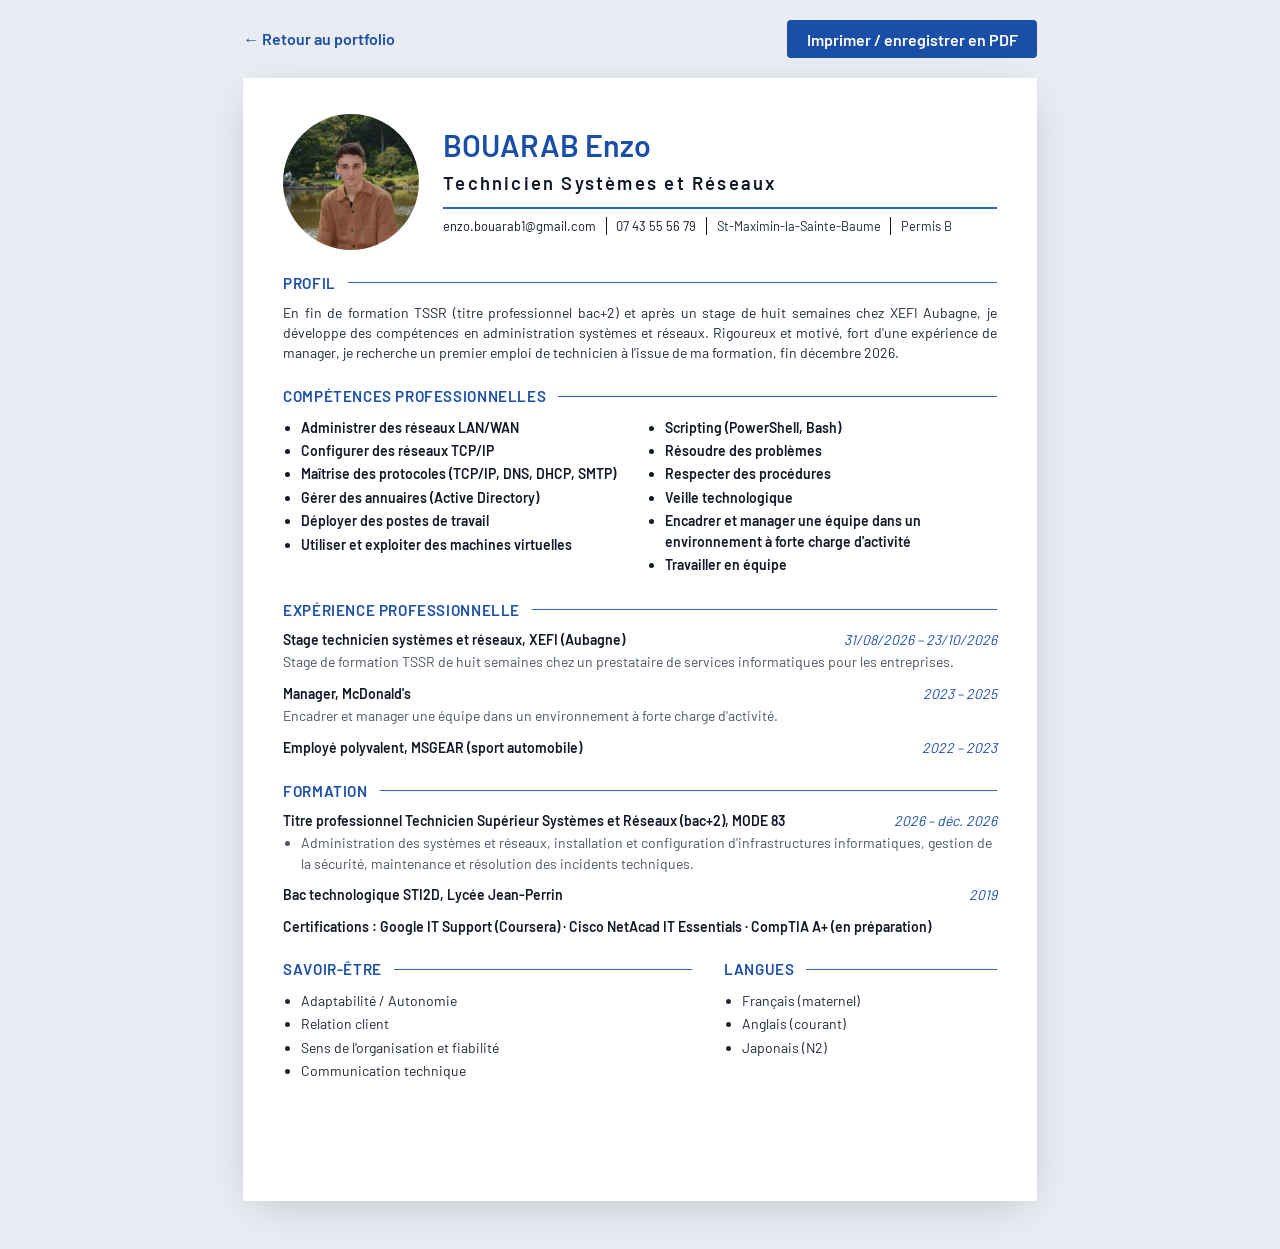
<file: cv.html>
<!doctype html>
<html lang="fr" dir="ltr">
<head>
  <meta charset="utf-8">
  <meta name="viewport" content="width=device-width, initial-scale=1">
  <title>CV — Enzo Bouarab · Technicien Systèmes &amp; Réseaux</title>
  <meta name="description" content="CV d'Enzo Bouarab, Technicien Supérieur Systèmes et Réseaux (TSSR niveau 5), Saint-Maximin-la-Sainte-Baume — version imprimable.">
  <meta name="author" content="Enzo Bouarab">
  <link rel="canonical" href="https://kikenzozo.github.io/CV/cv.html">
  <meta name="color-scheme" content="light">
  <meta name="theme-color" content="#eef1f5">
  <link rel="icon" href="images/favicon.svg" type="image/svg+xml">
  <link rel="icon" href="images/favicon-32x32.png" sizes="32x32" type="image/png">
  <link rel="apple-touch-icon" href="images/apple-touch-icon.png">
  <link rel="preload" href="fonts/barlow-400.woff2" as="font" type="font/woff2" crossorigin>
  <link rel="preload" href="fonts/barlow-600.woff2" as="font" type="font/woff2" crossorigin>
  <link rel="stylesheet" href="css/cv.css">
</head>
<body>
  <header class="toolbar">
    <a class="toolbar__back" href="index.html"><span aria-hidden="true">←</span> Retour au portfolio</a>
    <button class="toolbar__print" type="button" onclick="window.print()">Imprimer / enregistrer en PDF</button>
  </header>

  <main class="sheet" aria-label="Curriculum vitæ">
    <header class="head">
      <img class="photo" src="images/portrait.webp" width="360" height="360" alt="Photo d'Enzo Bouarab">
      <div class="head__id">
        <h1><span class="head__last">BOUARAB</span> Enzo</h1>
        <p class="head__role">Technicien Systèmes et Réseaux</p>
        <ul class="head__contact" role="list">
          <li><a href="mailto:enzo.bouarab1@gmail.com">enzo.bouarab1@gmail.com</a></li>
          <li><a href="tel:+33743555679">07 43 55 56 79</a></li>
          <li>St-Maximin-la-Sainte-Baume</li>
          <li>Permis B</li>
        </ul>
      </div>
    </header>

    <section aria-labelledby="cv-profile">
      <h2 id="cv-profile">Profil</h2>
      <p class="profile">
        En fin de formation TSSR (titre professionnel bac+2) et après un stage de huit semaines chez XEFI Aubagne,
        je développe des compétences en administration systèmes et réseaux. Rigoureux et motivé, fort d'une
        expérience de manager, je recherche un premier emploi de technicien à l'issue de ma formation, fin décembre 2026.
      </p>
    </section>

    <section aria-labelledby="cv-skills">
      <h2 id="cv-skills">Compétences professionnelles</h2>
      <ul class="cols" role="list">
        <li>Administrer des réseaux LAN/WAN</li>
        <li>Configurer des réseaux TCP/IP</li>
        <li>Maîtrise des protocoles (TCP/IP, DNS, DHCP, SMTP)</li>
        <li>Gérer des annuaires (Active Directory)</li>
        <li>Déployer des postes de travail</li>
        <li>Utiliser et exploiter des machines virtuelles</li>
        <li>Scripting (PowerShell, Bash)</li>
        <li>Résoudre des problèmes</li>
        <li>Respecter des procédures</li>
        <li>Veille technologique</li>
        <li>Encadrer et manager une équipe dans un environnement à forte charge d'activité</li>
        <li>Travailler en équipe</li>
      </ul>
    </section>

    <section aria-labelledby="cv-xp">
      <h2 id="cv-xp">Expérience professionnelle</h2>
      <ol class="entries" role="list">
        <li>
          <p class="entry__title">Stage technicien systèmes et réseaux, XEFI (Aubagne)</p>
          <p class="entry__date">31/08/2026 – 23/10/2026</p>
          <p class="entry__desc">Stage de formation TSSR de huit semaines chez un prestataire de services informatiques pour les entreprises.</p>
        </li>
        <li>
          <p class="entry__title">Manager, McDonald's</p>
          <p class="entry__date">2023 – 2025</p>
          <p class="entry__desc">Encadrer et manager une équipe dans un environnement à forte charge d'activité.</p>
        </li>
        <li>
          <p class="entry__title">Employé polyvalent, MSGEAR (sport automobile)</p>
          <p class="entry__date">2022 – 2023</p>
        </li>
      </ol>
    </section>

    <section aria-labelledby="cv-edu">
      <h2 id="cv-edu">Formation</h2>
      <ol class="entries" role="list">
        <li>
          <p class="entry__title">Titre professionnel Technicien Supérieur Systèmes et Réseaux (bac+2), MODE 83</p>
          <p class="entry__date">2026 – déc. 2026</p>
          <ul class="entry__list" role="list">
            <li>Administration des systèmes et réseaux, installation et configuration d'infrastructures informatiques,
              gestion de la sécurité, maintenance et résolution des incidents techniques.</li>
          </ul>
        </li>
        <li>
          <p class="entry__title">Bac technologique STI2D, Lycée Jean-Perrin</p>
          <p class="entry__date">2019</p>
        </li>
        <li>
          <p class="entry__title">Certifications : Google IT Support (Coursera) · Cisco NetAcad IT Essentials · CompTIA A+ (en préparation)</p>
        </li>
      </ol>
    </section>

    <div class="split">
      <section aria-labelledby="cv-soft">
        <h2 id="cv-soft">Savoir-être</h2>
        <ul class="cols cols--plain" role="list">
          <li>Adaptabilité / Autonomie</li>
          <li>Relation client</li>
          <li>Sens de l'organisation et fiabilité</li>
          <li>Communication technique</li>
        </ul>
      </section>
      <section aria-labelledby="cv-langs">
        <h2 id="cv-langs">Langues</h2>
        <ul class="cols cols--plain" role="list">
          <li>Français (maternel)</li>
          <li>Anglais (courant)</li>
          <li>Japonais (N2)</li>
        </ul>
      </section>
    </div>
  </main>
</body>
</html>
</file>
<file: css/styles.css>
/* ==========================================================================
   Enzo Bouarab — Portfolio TSSR
   Architecture : cascade layers · grille 12 col. + subgrid · container queries
   Mouvement : scroll-driven animations · View Transitions (same & cross-document)
   Aucune media query de mise en page : tout le responsive passe par @container.
   Les seules @media restantes sont des préférences utilisateur (mouvement, contraste, impression).
   ========================================================================== */

@layer reset, tokens, base, layout, components, motion, utilities;

/* Polices auto-hébergées (sous-ensemble latin, SIL Open Font License — voir fonts/README.md) */
@font-face { font-family: "Barlow Condensed"; font-style: italic; font-weight: 800; font-display: swap; src: url("../fonts/barlow-condensed-800i.woff2") format("woff2"); unicode-range: U+0000-00FF, U+0131, U+0152-0153, U+02BB-02BC, U+02C6, U+02DA, U+02DC, U+2000-206F, U+20AC, U+2122, U+2190-2193, U+2212, U+2215, U+25B8; }
@font-face { font-family: "Barlow Condensed"; font-style: italic; font-weight: 700; font-display: swap; src: url("../fonts/barlow-condensed-700i.woff2") format("woff2"); unicode-range: U+0000-00FF, U+0131, U+0152-0153, U+02BB-02BC, U+02C6, U+02DA, U+02DC, U+2000-206F, U+20AC, U+2122, U+2190-2193, U+2212, U+2215, U+25B8; }
@font-face { font-family: "Barlow Condensed"; font-style: normal; font-weight: 800; font-display: swap; src: url("../fonts/barlow-condensed-800.woff2") format("woff2"); unicode-range: U+0000-00FF, U+0131, U+0152-0153, U+02BB-02BC, U+02C6, U+02DA, U+02DC, U+2000-206F, U+20AC, U+2122, U+2190-2193, U+2212, U+2215, U+25B8; }
@font-face { font-family: "Barlow"; font-style: normal; font-weight: 400; font-display: swap; src: url("../fonts/barlow-400.woff2") format("woff2"); unicode-range: U+0000-00FF, U+0131, U+0152-0153, U+02BB-02BC, U+02C6, U+02DA, U+02DC, U+2000-206F, U+20AC, U+2122, U+2190-2193, U+2212, U+2215; }
@font-face { font-family: "Barlow"; font-style: normal; font-weight: 600; font-display: swap; src: url("../fonts/barlow-600.woff2") format("woff2"); unicode-range: U+0000-00FF, U+0131, U+0152-0153, U+02BB-02BC, U+02C6, U+02DA, U+02DC, U+2000-206F, U+20AC, U+2122, U+2190-2193, U+2212, U+2215; }
@font-face { font-family: "JetBrains Mono"; font-style: normal; font-weight: 400; font-display: swap; src: url("../fonts/jetbrains-mono-400.woff2") format("woff2"); unicode-range: U+0000-00FF, U+0131, U+0152-0153, U+02BB-02BC, U+02C6, U+02DA, U+02DC, U+2000-206F, U+20AC, U+2122, U+2190-2193, U+2212, U+2215; }

/* Navigation multi-pages (index ⇄ cv.html) : transition native, sans JS */
@view-transition { navigation: auto; }

/* Propriétés enregistrées : interpolables par le moteur d'animation */
@property --angle { syntax: "<angle>"; inherits: false; initial-value: 0deg; }
@property --rx    { syntax: "<angle>"; inherits: false; initial-value: 0deg; }
@property --ry    { syntax: "<angle>"; inherits: false; initial-value: 0deg; }
/* Phase d'ondulation partagée : un seul angle animé par conteneur, chaque enfant s'en décale via sin() */
@property --phase { syntax: "<angle>"; inherits: true; initial-value: 0deg; }
/* Sommets de la découpe diagonale du hero — partagés par le panneau et son liseré néon */
@property --slab-top { syntax: "<percentage>"; inherits: true; initial-value: 100%; }
@property --slab-bot { syntax: "<percentage>"; inherits: true; initial-value: 84%; }

/* ─────────────────────────── RESET ─────────────────────────── */
@layer reset {
  *, *::before, *::after { box-sizing: border-box; }
  * { margin: 0; }
  html { -webkit-text-size-adjust: none; text-size-adjust: none; }
  img, svg, video { display: block; max-inline-size: 100%; block-size: auto; }
  input, button, textarea, select { font: inherit; color: inherit; }
  button { cursor: pointer; background: none; border: 0; }
  ul[role="list"], ol[role="list"] { list-style: none; padding: 0; }
  p, h1, h2, h3, h4 { overflow-wrap: break-word; }
  [hidden] { display: none !important; }
}

/* ─────────────────────────── TOKENS ─────────────────────────── */
@layer tokens {
  /* Palette sombre — nuit profonde, bleu royal, néon aqua.
     Le menu la ré-déclare pour rester un « îlot » bleu nuit, même en mode clair. */
  :root,
  .menu {
    --c-ink:    oklch(12% 0.035 265);
    --c-abyss:  oklch(17% 0.07 265);
    --c-deep:   oklch(24% 0.12 265);
    --c-tide:   oklch(42% 0.22 264);
    --c-surge:  oklch(62% 0.2 255);
    --c-neon:   oklch(88% 0.14 205);
    --c-paper:  oklch(98% 0.01 250);
    --c-fog:    oklch(86% 0.03 255);
    --c-mist:   oklch(72% 0.04 258);
    --c-signal: oklch(86% 0.19 150);
    --c-alert:  oklch(72% 0.19 25);

    --slab-a:    var(--c-tide);
    --slab-b:    var(--c-deep);
    --glass-tint: var(--c-paper);
    --shadow-c:  black;
    --halo:      60%;
    --shaft:    var(--c-neon);
    color-scheme: dark;
  }

  /* Palette claire — matin brumeux : papier bleuté, encre marine, accent sarcelle.
     Les rôles sont inversés (ink = fond, paper = texte) : tous les composants suivent sans réécriture. */
  :root[data-theme="light"] {
    --c-ink:    oklch(97.5% 0.008 250);
    --c-abyss:  oklch(94% 0.02 252);
    --c-deep:   oklch(89% 0.04 258);
    --c-tide:   oklch(46% 0.2 264);
    --c-surge:  oklch(58% 0.18 255);
    --c-neon:   oklch(46% 0.12 228);
    --c-paper:  oklch(20% 0.05 265);
    --c-fog:    oklch(32% 0.04 262);
    --c-mist:   oklch(44% 0.04 260);
    --c-signal: oklch(50% 0.15 150);
    --c-alert:  oklch(50% 0.19 25);

    --slab-a:    oklch(86% 0.07 250);
    --slab-b:    oklch(93% 0.035 240);
    --glass-tint: white;
    --shadow-c:  oklch(45% 0.08 260);
    --halo:      28%;
    --shaft:    var(--c-tide);
    color-scheme: light;
  }

  /* Dérivés par color-mix() — recalculés là où la palette change */
  :root,
  .menu {
    --glass-bg:    color-mix(in oklch, var(--c-abyss) 62%, transparent);
    --glass-hi:    color-mix(in oklch, var(--glass-tint) 8%, transparent);
    --glass-line:  color-mix(in oklch, var(--c-neon) 24%, transparent);
    --line-soft:   color-mix(in oklch, var(--c-paper) 12%, transparent);
    --glow:        color-mix(in oklch, var(--c-neon) 45%, transparent);
    --tide-glow:   color-mix(in oklch, var(--c-tide) var(--halo), transparent);
  }
  :root[data-theme="light"] { --glass-hi: color-mix(in oklch, white 70%, transparent); }

  :root {

    /* Typographie */
    --f-display: "Barlow Condensed", "Arial Narrow", "Roboto Condensed", sans-serif;
    --f-body:    "Barlow", system-ui, -apple-system, "Segoe UI", sans-serif;
    --f-mono:    "JetBrains Mono", ui-monospace, "Cascadia Code", Consolas, monospace;

    --fs-xs:   clamp(0.75rem, 0.72rem + 0.15vw, 0.82rem);
    --fs-sm:   clamp(0.88rem, 0.84rem + 0.2vw, 0.96rem);
    --fs-base: clamp(1rem, 0.95rem + 0.25vw, 1.125rem);
    --fs-lg:   clamp(1.15rem, 1.05rem + 0.5vw, 1.4rem);
    --fs-xl:   clamp(1.5rem, 1.2rem + 1.4vw, 2.2rem);

    /* Rythme */
    --gutter:  clamp(1rem, 0.5rem + 2.5vw, 2.5rem);
    --gap:     clamp(1rem, 0.7rem + 1vw, 1.5rem);
    --section: clamp(5rem, 3rem + 8vw, 10rem);
    --topbar-h: 4.25rem;

    /* Forme & mouvement */
    --skew: -12deg;
    --cut: 1.1rem;
    --ease-out: cubic-bezier(0.16, 1, 0.3, 1);
    --ease-in-out: cubic-bezier(0.7, 0, 0.2, 1);
  }

  @media (prefers-contrast: more) {
    :root {
      --c-fog: var(--c-paper);
      --c-mist: var(--c-fog);
      --glass-line: color-mix(in oklch, var(--c-neon) 70%, transparent);
      --line-soft: color-mix(in oklch, var(--c-paper) 40%, transparent);
    }
  }
}

/* ─────────────────────────── BASE ─────────────────────────── */
@layer base {
  html {
    background: var(--c-ink);
    scroll-padding-block-start: calc(var(--topbar-h) + 1rem);
    scrollbar-color: var(--c-tide) var(--c-ink);
    accent-color: var(--c-neon);
    scrollbar-gutter: stable;
  }
  /* Verrou de défilement tant que le menu modal est ouvert */
  html:has(.menu[open]) { overflow: hidden; }

  @media (prefers-reduced-motion: no-preference) {
    html { scroll-behavior: smooth; }
  }

  body {
    min-block-size: 100svh;
    font-family: var(--f-body);
    font-size: var(--fs-base);
    line-height: 1.65;
    color: var(--c-fog);
    /* Pas de fond ici : il serait peint au-dessus des décors en z-index négatif (fond porté par html) */
    -webkit-font-smoothing: antialiased;
    text-rendering: optimizeLegibility;
    overflow-x: clip;
  }

  /* Décor fixe : halos + maille réseau masquée */
  body::before,
  body::after {
    content: "";
    position: fixed;
    inset: 0;
    z-index: -1;
    pointer-events: none;
  }
  body::before {
    background:
      radial-gradient(60rem 42rem at 88% -12%, var(--tide-glow), transparent 70%),
      radial-gradient(48rem 48rem at -12% 70%, color-mix(in oklch, var(--c-deep) 85%, transparent), transparent 70%),
      linear-gradient(180deg, var(--c-ink), var(--c-abyss));
  }
  body::after {
    background:
      linear-gradient(color-mix(in oklch, var(--c-neon) 7%, transparent) 1px, transparent 1px) 0 0 / 64px 64px,
      linear-gradient(90deg, color-mix(in oklch, var(--c-neon) 7%, transparent) 1px, transparent 1px) 0 0 / 64px 64px;
    mask-image: radial-gradient(ellipse 80% 60% at 70% 0%, #000 20%, transparent 75%);
  }

  h1, h2, h3, h4 {
    font-family: var(--f-display);
    color: var(--c-paper);
    line-height: 1.05;
    text-wrap: balance;
  }
  h3 { font-size: var(--fs-lg); font-weight: 800; letter-spacing: 0.01em; }
  p  { text-wrap: pretty; }
  strong { color: var(--c-paper); font-weight: 600; }

  a { color: var(--c-neon); text-underline-offset: 0.2em; text-decoration-thickness: 1px; }
  a:hover { text-decoration-thickness: 2px; }

  :focus-visible {
    outline: 3px solid var(--c-neon);
    outline-offset: 3px;
    border-radius: 2px;
  }

  ::selection { background: var(--c-neon); color: var(--c-ink); }

  kbd {
    font-family: var(--f-mono);
    font-size: 0.75em;
    padding: 0.1em 0.45em;
    border: 1px solid currentColor;
    border-radius: 3px;
    opacity: 0.8;
  }

  time { font-variant-numeric: tabular-nums; }
}

/* ─────────────────────────── LAYOUT ─────────────────────────── */
@layer layout {
  /* Grille de page : 12 colonnes nommées. Chaque section est un subgrid. */
  main {
    container: page / inline-size;
    display: grid;
    grid-template-columns:
      [full-start] minmax(var(--gutter), 1fr)
      [content-start] repeat(12, minmax(0, 5.25rem))
      [content-end] minmax(var(--gutter), 1fr)
      [full-end];
    column-gap: var(--gap);
  }
  /* Les bandeaux et la frise débordent volontairement : on les coupe ici plutôt que de compter
     sur overflow du body, que Safari iOS ignore parfois (défilement horizontal parasite) */
  main { overflow-x: clip; }
  main:focus { outline: none; }

  main > * { grid-column: full; }

  .section,
  .hero {
    display: grid;
    grid-template-columns: subgrid;
    align-content: start;
  }
  .section > * { grid-column: content; }

  .section { padding-block: var(--section) 0; row-gap: clamp(1.5rem, 1rem + 2vw, 3rem); }
  .section:last-child { padding-block-end: var(--section); }

  /* Les blocs composés re-propagent les 12 colonnes à leurs enfants */
  .profile, .journey, .certs, .goal, .contact {
    display: grid;
    grid-template-columns: subgrid;
    row-gap: var(--gap);
    align-items: start;
  }
  :is(.profile, .journey, .certs, .goal, .contact) > * { grid-column: 1 / -1; }

  @container page (width >= 56rem) {
    .profile > .profile__text   { grid-column: 1 / span 7; }
    .profile > .idcard          { grid-column: 8 / -1; }
    .journey > .timeline        { grid-column: 1 / span 8; }
    .journey > .journey__side   { grid-column: 9 / -1; position: sticky; top: calc(var(--topbar-h) + 2rem); }
    .certs > :first-child       { grid-column: 1 / span 7; }
    .certs > :last-child        { grid-column: 8 / -1; }
    .goal > .goal__text         { grid-column: 1 / span 5; }
    .goal > .missions           { grid-column: 6 / -1; }
    .contact > .form            { grid-column: 1 / span 7; }
    .contact > .channels        { grid-column: 8 / -1; }
  }
}

/* ─────────────────────────── COMPONENTS ─────────────────────────── */
@layer components {

  /* ── Icônes ── */
  .sprite { display: none; }
  .ico {
    inline-size: 1.15em;
    block-size: 1.15em;
    flex: none;
    fill: none;
    stroke: currentColor;
    stroke-width: 1.8;
    stroke-linecap: round;
    stroke-linejoin: round;
  }
  .ico--lg { inline-size: 1.75rem; block-size: 1.75rem; color: var(--c-neon); }

  .led {
    display: inline-block;
    inline-size: 0.55rem;
    aspect-ratio: 1;
    border-radius: 50%;
    background: var(--c-signal);
    box-shadow: 0 0 0 3px color-mix(in oklch, var(--c-signal) 25%, transparent), 0 0 12px var(--c-signal);
  }

  /* ── Liens d'évitement & méter de scroll ── */
  .skip-link {
    position: fixed;
    inset-block-start: 0.75rem;
    inset-inline-start: 0.75rem;
    z-index: 100;
    padding: 0.75rem 1.25rem;
    background: var(--c-paper);
    color: var(--c-ink);
    font-weight: 600;
    translate: 0 -200%;
    transition: translate 0.2s var(--ease-out);
  }
  .skip-link:focus { translate: 0 0; }

  .scroll-meter {
    position: fixed;
    inset: 0 0 auto;
    z-index: 60;
    block-size: 3px;
    background: linear-gradient(90deg, var(--c-tide), var(--c-neon));
    transform-origin: 0 50%;
    scale: 0 1;
    box-shadow: 0 0 12px var(--glow);
  }

  /* ── Surfaces ── */
  .glass {
    position: relative;
    background:
      linear-gradient(160deg, var(--glass-hi), transparent 40%),
      var(--glass-bg);
    border: 1px solid var(--glass-line);
    box-shadow:
      inset 0 1px 0 color-mix(in oklch, var(--c-paper) 10%, transparent),
      0 24px 60px -24px color-mix(in oklch, var(--shadow-c) 55%, transparent);
  }
  /* Le flou de fond est réservé aux surfaces au-dessus d'un décor riche */
  .topbar, .hero__console, .idcard, .form {
    -webkit-backdrop-filter: blur(18px) saturate(140%);
    backdrop-filter: blur(18px) saturate(140%);
  }

  .cut {
    clip-path: polygon(0 0, calc(100% - var(--cut)) 0, 100% var(--cut), 100% 100%, var(--cut) 100%, 0 calc(100% - var(--cut)));
  }

  /* ── Boutons : parallélogrammes façon menu de jeu ── */
  .btn {
    --slant: 0.65em;
    display: inline-flex;
    align-items: center;
    gap: 0.6em;
    padding: 0.85em 1.7em;
    font-family: var(--f-display);
    font-style: italic;
    font-weight: 800;
    font-size: var(--fs-lg);
    line-height: 1;
    letter-spacing: 0.04em;
    text-transform: uppercase;
    text-decoration: none;
    color: var(--c-ink);
    background: var(--c-paper);
    clip-path: polygon(var(--slant) 0, 100% 0, calc(100% - var(--slant)) 100%, 0 100%);
    transition: background-color 0.25s, color 0.25s, translate 0.35s var(--ease-out);
  }
  .btn .ico { transition: translate 0.35s var(--ease-out); }
  .btn:hover { background: var(--c-neon); text-decoration: none; translate: 0 -2px; }
  .btn:hover .ico:last-child { translate: 0.25em 0; }
  /* clip-path rogne l'outline : l'état focus est porté par la couleur + un liseré interne */
  .btn:focus-visible {
    outline: none;
    background: var(--c-neon);
    box-shadow: inset 0 0 0 3px var(--c-ink);
    text-decoration: underline 2px;
  }
  .btn--ghost {
    color: var(--c-paper);
    background: color-mix(in oklch, var(--c-paper) 10%, transparent);
  }
  .btn--ghost:hover { color: var(--c-ink); }
  .btn--small { font-size: var(--fs-base); padding: 0.7em 1.3em; }
  .btn[aria-disabled="true"] {
    pointer-events: none;
    color: var(--c-mist);
    background: color-mix(in oklch, var(--c-paper) 8%, transparent);
  }

  /* ── Barre supérieure ── */
  .topbar {
    container: topbar / inline-size;
    position: fixed;
    inset: 0 0 auto;
    z-index: 50;
    display: flex;
    align-items: center;
    justify-content: space-between;
    gap: 1rem;
    min-block-size: var(--topbar-h);
    padding: 0.75rem var(--gutter);
    background: color-mix(in oklch, var(--c-ink) 72%, transparent);
    border-block-end: 1px solid var(--glass-line);
  }

  .brand {
    display: inline-flex;
    align-items: center;
    gap: 0.75rem;
    text-decoration: none;
    color: var(--c-paper);
  }
  .brand__mark {
    view-transition-name: brand;
    display: grid;
    place-items: center;
    inline-size: 2.6rem;
    aspect-ratio: 1;
    font-family: var(--f-display);
    font-style: italic;
    font-weight: 800;
    font-size: 1.25rem;
    color: var(--c-ink);
    background: var(--c-paper);
    clip-path: polygon(18% 0, 100% 0, 82% 100%, 0 100%);
    transition: background-color 0.25s;
  }
  .brand:hover .brand__mark { background: var(--c-neon); }
  /* Nom masqué visuellement en petite largeur, mais toujours lu par les lecteurs d'écran */
  .brand__name {
    position: absolute;
    inline-size: 1px;
    block-size: 1px;
    overflow: hidden;
    clip-path: inset(50%);
    white-space: nowrap;
    font-family: var(--f-display);
    font-size: 1.15rem;
    font-weight: 800;
    text-transform: uppercase;
    letter-spacing: 0.12em;
  }
  .brand__name b { font-weight: 800; color: var(--c-neon); }

  .quicknav { display: none; }
  .quicknav ul { display: flex; gap: 0.25rem; }
  .quicknav a {
    position: relative;
    display: block;
    padding: 0.5rem 0.85rem;
    font-family: var(--f-mono);
    font-size: var(--fs-xs);
    text-transform: uppercase;
    letter-spacing: 0.12em;
    text-decoration: none;
    color: var(--c-fog);
    transition: color 0.2s;
  }
  .quicknav a::after {
    content: "";
    position: absolute;
    inset: auto 0.85rem 0.2rem;
    block-size: 2px;
    background: var(--c-neon);
    transform: skewX(var(--skew)) scaleX(0);
    transform-origin: left;
    transition: transform 0.35s var(--ease-out);
  }
  .quicknav a:hover,
  .quicknav a[aria-current="true"] { color: var(--c-paper); }
  .quicknav a:hover::after,
  .quicknav a[aria-current="true"]::after { transform: skewX(var(--skew)) scaleX(1); }

  @container topbar (width >= 34rem) {
    .brand__name { position: static; inline-size: auto; block-size: auto; overflow: visible; clip-path: none; }
  }
  @container topbar (width >= 68rem) { .quicknav { display: block; } }

  .topbar__actions { display: flex; align-items: center; gap: 0.5rem; }

  .chip-link {
    display: inline-flex;
    align-items: center;
    gap: 0.4rem;
    padding: 0.55rem 0.9rem;
    font-family: var(--f-mono);
    font-size: var(--fs-xs);
    letter-spacing: 0.1em;
    text-transform: uppercase;
    text-decoration: none;
    color: var(--c-paper);
    border: 1px solid var(--glass-line);
    transition: border-color 0.2s, color 0.2s;
  }
  .chip-link:hover { border-color: var(--c-neon); color: var(--c-neon); }

  .menu-btn {
    display: inline-flex;
    align-items: center;
    gap: 0.65rem;
    padding: 0.55rem 1.2rem 0.55rem 1rem;
    font-family: var(--f-display);
    font-style: italic;
    font-weight: 800;
    font-size: 1.1rem;
    letter-spacing: 0.1em;
    text-transform: uppercase;
    color: var(--c-ink);
    background: var(--c-paper);
    clip-path: polygon(0.5rem 0, 100% 0, calc(100% - 0.5rem) 100%, 0 100%);
    transition: background-color 0.25s;
  }
  .menu-btn:hover, .menu-btn:focus-visible { background: var(--c-neon); }
  .menu-btn:focus-visible { outline: none; box-shadow: inset 0 0 0 3px var(--c-ink); }
  .menu-btn__bars,
  .menu-btn__bars::before,
  .menu-btn__bars::after {
    display: block;
    inline-size: 1.1rem;
    block-size: 2px;
    background: currentColor;
  }
  .menu-btn__bars { position: relative; }
  .menu-btn__bars::before,
  .menu-btn__bars::after { content: ""; position: absolute; inset-inline-start: 0; }
  .menu-btn__bars::before { inset-block-start: -6px; inline-size: 0.8rem; }
  .menu-btn__bars::after  { inset-block-start: 6px; inline-size: 1.3rem; }

  /* ── Menu plein écran ── */
  .menu {
    inset: 0;
    inline-size: 100%;
    block-size: 100%;
    max-inline-size: none;
    max-block-size: none;
    padding: 0;
    border: 0;
    color: var(--c-paper);
    background:
      repeating-linear-gradient(115deg, transparent 0 22px, color-mix(in oklch, var(--c-paper) 3%, transparent) 22px 23px),
      linear-gradient(115deg, var(--c-tide) 0 52%, var(--c-deep) 52% 72%, var(--c-ink) 72%);
    overflow: auto;
    overscroll-behavior: contain;
  }
  .menu::backdrop { background: oklch(12% 0.035 265); }

  .menu__inner {
    container: menu / inline-size;
    position: relative;
    min-block-size: 100%;
    display: grid;
    grid-template-rows: auto 1fr;
    gap: 1.5rem;
    padding: 1.5rem var(--gutter) 2.5rem;
    overflow: hidden;
  }

  .menu__meta {
    display: flex;
    flex-wrap: wrap;
    justify-content: space-between;
    gap: 1rem;
    font-family: var(--f-mono);
    font-size: var(--fs-xs);
    text-transform: uppercase;
    letter-spacing: 0.14em;
  }
  .menu__clock { display: grid; line-height: 1.1; }
  .menu__clock strong {
    font-family: var(--f-display);
    font-style: italic;
    font-size: clamp(2.5rem, 1.5rem + 5cqi, 4.5rem);
    letter-spacing: 0.02em;
    font-variant-numeric: tabular-nums;
  }
  .menu__side { display: grid; justify-items: end; gap: 1rem; align-self: start; }
  .menu__status { display: flex; align-items: center; gap: 0.6rem; }

  /* writing-mode vertical : on passe en propriétés physiques, les logiques pivoteraient */
  .menu__title {
    position: absolute;
    top: 50%;
    right: -0.08em;
    translate: 0 -50%;
    writing-mode: vertical-rl;
    font-style: italic;
    font-weight: 800;
    font-size: clamp(6rem, 2rem + 18cqi, 18rem);
    line-height: 0.8;
    text-transform: uppercase;
    color: transparent;
    -webkit-text-stroke: 2px color-mix(in oklch, var(--c-paper) 22%, transparent);
    pointer-events: none;
    user-select: none;
    z-index: 0;
  }

  .menu__list {
    position: relative;
    z-index: 1;
    align-self: center;
    display: grid;
    gap: clamp(0.1rem, 0.5cqi, 0.5rem);
    transform: rotate(-5deg);
    transform-origin: 0 50%;
    padding-inline-start: 0.5rem;
  }
  .menu__list li { margin-inline-start: calc(var(--i) * clamp(0.5rem, 2.4cqi, 2.4rem)); }

  .menu__list a {
    position: relative;
    isolation: isolate;
    display: inline-grid;
    grid-template-columns: auto auto;
    grid-template-areas: "num label" ". sub";
    column-gap: 0.75rem;
    align-items: baseline;
    padding: 0.05em 0.6em 0.05em 0.3em;
    text-decoration: none;
    color: var(--c-paper);
    transition: color 0.2s, opacity 0.25s;
  }
  .menu__list a::before {
    content: "";
    position: absolute;
    inset: 0.05em -0.2em 0.1em;
    z-index: -1;
    background: var(--c-paper);
    transform: skewX(var(--skew)) scaleX(0);
    transform-origin: left;
    transition: transform 0.35s var(--ease-out);
  }
  .mi__num {
    grid-area: num;
    font-family: var(--f-mono);
    font-size: var(--fs-sm);
    color: var(--c-neon);
  }
  .mi__label {
    grid-area: label;
    font-family: var(--f-display);
    font-style: italic;
    font-weight: 800;
    font-size: min(clamp(2.6rem, 1rem + 8cqi, 5.75rem), 9svh);
    line-height: 0.95;
    text-transform: uppercase;
    letter-spacing: -0.01em;
  }
  .mi__sub {
    grid-area: sub;
    block-size: 0;
    overflow: hidden;
    font-family: var(--f-mono);
    font-size: var(--fs-xs);
    letter-spacing: 0.14em;
    text-transform: uppercase;
    color: var(--c-tide);
  }
  .menu__list a:is(:hover, :focus-visible) { color: var(--c-ink); outline: none; }
  .menu__list a:is(:hover, :focus-visible)::before { transform: skewX(var(--skew)) scaleX(1); }
  .menu__list a:is(:hover, :focus-visible) .mi__num { color: var(--c-tide); }
  .menu__list a:is(:hover, :focus-visible) .mi__sub { block-size: auto; padding-block-end: 0.3rem; }
  /* :has() — les autres entrées s'effacent autour de la sélection */
  .menu__list:has(a:is(:hover, :focus-visible)) a:not(:hover, :focus-visible) { opacity: 0.45; }

  .menu__close {
    display: inline-flex;
    align-items: center;
    gap: 0.6rem;
    padding: 0.6rem 1rem;
    font-family: var(--f-mono);
    font-size: var(--fs-sm);
    text-transform: uppercase;
    letter-spacing: 0.12em;
    color: var(--c-paper);
    border: 1px solid color-mix(in oklch, var(--c-paper) 35%, transparent);
    transition: background-color 0.2s, color 0.2s;
  }
  .menu__close:hover { background: var(--c-paper); color: var(--c-ink); }

  /* ── Hero ── */
  .hero {
    grid-template-rows: auto auto auto;
    row-gap: clamp(2rem, 1rem + 3vw, 3.5rem);
    min-block-size: 100svh;
    padding-block: calc(var(--topbar-h) + clamp(2rem, 1rem + 4vw, 5rem)) 2rem;
    overflow: clip;
    isolation: isolate;
  }
  .hero > * { grid-column: content; }

  .hero__slab {
    grid-column: full;
    grid-row: 1 / -1;
    z-index: -1;
    margin-block-start: calc(-1 * (var(--topbar-h) + 5rem));
    background: linear-gradient(160deg, var(--slab-a), var(--slab-b) 65%);
    clip-path: polygon(var(--slab-top) 0, 100% 0, 100% 100%, var(--slab-bot) 100%);
  }
  /* Liseré néon : une bande de 3px qui suit exactement le bord de la découpe */
  .hero__slab::before {
    content: "";
    position: absolute;
    inset: 0;
    background: var(--c-neon);
    box-shadow: 0 0 24px var(--c-neon);
    clip-path: polygon(var(--slab-top) 0, calc(var(--slab-top) + 3px) 0, calc(var(--slab-bot) + 3px) 100%, var(--slab-bot) 100%);
    opacity: 0.5;
  }
  @container page (width >= 40rem) {
    .hero__slab { --slab-top: 82%; --slab-bot: 62%; }
  }
  @container page (width >= 60rem) {
    .hero__slab { --slab-top: 66%; --slab-bot: 44%; }
    .hero__slab::before { opacity: 1; }
  }
  .hero__slab::after {
    content: "SYS · NET · SEC";
    position: absolute;
    inset-block-end: 6%;
    inset-inline-end: -0.05em;
    font-family: var(--f-display);
    font-style: italic;
    font-weight: 800;
    font-size: clamp(3rem, 1rem + 9cqi, 9rem);
    line-height: 1;
    white-space: nowrap;
    color: transparent;
    -webkit-text-stroke: 1.5px color-mix(in oklch, var(--c-paper) 22%, transparent);
  }
  .hero__slab { position: relative; }

  .hero__copy {
    grid-row: 1;
    display: grid;
    justify-items: start;
    align-content: center;
    gap: clamp(1rem, 0.6rem + 1.2vw, 1.6rem);
    z-index: 1;
  }

  .status-pill {
    display: inline-flex;
    align-items: center;
    gap: 0.7rem;
    padding: 0.45rem 1rem;
    font-family: var(--f-mono);
    font-size: var(--fs-xs);
    text-transform: uppercase;
    letter-spacing: 0.14em;
    color: var(--c-paper);
    background: color-mix(in oklch, var(--c-signal) 10%, transparent);
    border: 1px solid color-mix(in oklch, var(--c-signal) 40%, transparent);
  }

  .hero__name {
    display: grid;
    font-style: italic;
    font-weight: 800;
    font-size: clamp(4.5rem, 1rem + 13cqi, 12.5rem);
    line-height: 0.82;
    letter-spacing: -0.015em;
    text-transform: uppercase;
  }
  .hero__first { color: var(--c-paper); }
  .hero__last {
    color: transparent;
    -webkit-text-stroke: clamp(1.5px, 0.2cqi, 3px) var(--c-neon);
    padding-inline-start: 0.35em;
    background: linear-gradient(90deg, var(--c-neon), var(--c-neon)) no-repeat 0 0 / 0% 100%;
    -webkit-background-clip: text;
    background-clip: text;
    transition: background-size 0.9s var(--ease-out);
  }
  .hero__name:hover .hero__last { background-size: 100% 100%; }

  .hero__role span {
    display: inline-block;
    padding: 0.35em 0.8em;
    font-family: var(--f-display);
    font-style: italic;
    font-weight: 700;
    font-size: var(--fs-xl);
    line-height: 1.1;
    text-transform: uppercase;
    letter-spacing: 0.02em;
    color: var(--c-ink);
    background: var(--c-paper);
    clip-path: polygon(0.45em 0, 100% 0, calc(100% - 0.45em) 100%, 0 100%);
  }

  .hero__lead { max-inline-size: 33rem; font-size: var(--fs-lg); color: var(--c-fog); }

  .hero__cta { display: flex; flex-wrap: wrap; gap: 0.75rem 1rem; }

  .hero__stats {
    display: flex;
    flex-wrap: wrap;
    gap: 0.5rem clamp(1.5rem, 1rem + 2vw, 3rem);
    padding-block-start: 0.5rem;
  }
  .hero__stats div { display: flex; flex-direction: column-reverse; }
  .hero__stats dt {
    font-family: var(--f-mono);
    font-size: var(--fs-xs);
    text-transform: uppercase;
    letter-spacing: 0.14em;
    color: var(--c-mist);
  }
  .hero__stats dd {
    font-family: var(--f-display);
    font-style: italic;
    font-weight: 800;
    font-size: clamp(2.4rem, 1.8rem + 2vw, 3.4rem);
    line-height: 1;
    color: var(--c-paper);
  }
  .hero__stats sup { font-size: 0.5em; color: var(--c-neon); }

  /* Console topologie */
  .hero__console {
    grid-row: 2;
    align-self: center;
    margin: 0;
    padding: 0 0 1rem;
    overflow: hidden;
  }
  .hero__console::before {
    content: "";
    position: absolute;
    inset: -1px;
    padding: 1px;
    background: conic-gradient(from var(--angle), transparent 0 65%, var(--c-neon) 82%, transparent 92%);
    mask: linear-gradient(#000 0 0) content-box exclude, linear-gradient(#000 0 0);
    pointer-events: none;
  }
  .console__bar {
    display: flex;
    align-items: center;
    gap: 0.4rem;
    padding: 0.75rem 1rem;
    border-block-end: 1px solid var(--line-soft);
  }
  .console__bar span {
    inline-size: 0.6rem;
    aspect-ratio: 1;
    border-radius: 50%;
    background: color-mix(in oklch, var(--c-paper) 25%, transparent);
  }
  .console__bar span:first-child { background: var(--c-neon); }
  .console__bar code {
    margin-inline-start: 0.6rem;
    font-family: var(--f-mono);
    font-size: var(--fs-xs);
    color: var(--c-mist);
    white-space: nowrap;
    overflow: hidden;
    text-overflow: ellipsis;
  }

  .topology { inline-size: 100%; padding: 1rem 1rem 0.5rem; }
  .topo__links path {
    fill: none;
    stroke: color-mix(in oklch, var(--c-neon) 35%, transparent);
    stroke-width: 1.5;
  }
  .topo__packets path {
    fill: none;
    stroke: var(--c-neon);
    stroke-width: 3;
    stroke-linecap: round;
    stroke-dasharray: 6 160;
    stroke-dashoffset: 166;
  }
  .topo__nodes rect {
    fill: var(--c-abyss);
    stroke: color-mix(in oklch, var(--c-neon) 60%, transparent);
    stroke-width: 1.2;
  }
  .topo__nodes text {
    font-family: var(--f-mono);
    font-size: 10px;
    letter-spacing: 0.06em;
    text-anchor: middle;
    dominant-baseline: central;
    fill: var(--c-paper);
  }
  .topo__nodes .is-core rect { fill: var(--c-neon); stroke: none; }
  .topo__nodes .is-core text { fill: var(--c-ink); }

  .console__log {
    display: grid;
    gap: 0.2rem;
    padding: 0 1.25rem;
    font-family: var(--f-mono);
    font-size: var(--fs-xs);
    color: var(--c-fog);
  }
  .console__log b { color: var(--c-signal); font-weight: 400; margin-inline-end: 0.5rem; }

  .hero__scroll {
    grid-row: 3;
    justify-self: start;
    font-family: var(--f-mono);
    font-size: var(--fs-xs);
    letter-spacing: 0.2em;
    text-transform: uppercase;
    text-decoration: none;
    color: var(--c-mist);
  }
  .hero__scroll:hover { color: var(--c-neon); }

  @container page (width >= 60rem) {
    .hero { grid-template-rows: 1fr auto; }
    .hero__copy    { grid-column: content-start / span 7; grid-row: 1; }
    .hero__console { grid-column: span 5 / content-end; grid-row: 1; }
    .hero__scroll  { grid-row: 2; }
  }

  /* ── En-têtes de section ── */
  .sec-head {
    position: relative;
    display: grid;
    justify-items: start;
    gap: 0.75rem;
    padding-block-start: clamp(1rem, 3cqi, 3rem);
  }
  .sec-head__num {
    position: absolute;
    inset-block-start: 0;
    inset-inline-end: 0;
    z-index: -1;
    font-family: var(--f-display);
    font-style: italic;
    font-weight: 800;
    font-size: clamp(7rem, 2rem + 18cqi, 17rem);
    line-height: 0.75;
    color: transparent;
    -webkit-text-stroke: 1.5px color-mix(in oklch, var(--c-neon) 30%, transparent);
    user-select: none;
  }
  .kicker {
    font-family: var(--f-mono);
    font-size: var(--fs-sm);
    letter-spacing: 0.14em;
    text-transform: uppercase;
    color: var(--c-neon);
  }
  .sec-head__title {
    font-style: italic;
    font-weight: 800;
    font-size: clamp(2.8rem, 1rem + 7cqi, 6.5rem);
    line-height: 0.9;
    text-transform: uppercase;
    letter-spacing: -0.01em;
  }
  .sec-head__title span {
    display: inline-block;
    margin-inline-end: 0.15em;
    padding: 0.04em 0.2em 0;
    color: var(--c-ink);
    background: var(--c-paper);
    clip-path: polygon(0.18em 0, 100% 0, calc(100% - 0.18em) 100%, 0 100%);
  }
  .sec-head__desc { max-inline-size: 44rem; font-size: var(--fs-lg); color: var(--c-fog); }

  .subhead {
    font-family: var(--f-display);
    font-style: italic;
    font-size: var(--fs-xl);
    font-weight: 800;
    text-transform: uppercase;
  }
  .subhead::before { content: "▸ "; color: var(--c-neon); }

  /* ── Profil ── */
  .profile__text {
    display: grid;
    gap: 1.1rem;
    padding: clamp(1.5rem, 1rem + 2vw, 2.75rem);
  }
  .lead { font-size: var(--fs-lg); color: var(--c-paper); }

  .idcard {
    container: idcard / inline-size;
    display: grid;
    gap: 1.25rem;
    padding: clamp(1.25rem, 1rem + 1.5vw, 2rem);
  }
  .idcard__head { display: flex; align-items: center; gap: 1rem; }
  .idcard__avatar {
    display: grid;
    place-items: center;
    inline-size: 4rem;
    aspect-ratio: 1;
    font-family: var(--f-display);
    font-style: italic;
    font-weight: 800;
    font-size: 1.8rem;
    color: var(--c-ink);
    background: linear-gradient(135deg, var(--c-paper), var(--c-neon));
    clip-path: polygon(20% 0, 100% 0, 80% 100%, 0 100%);
  }
  .idcard__name {
    font-family: var(--f-display);
    font-weight: 800;
    font-style: italic;
    font-size: var(--fs-xl);
    line-height: 1;
    text-transform: uppercase;
    color: var(--c-paper);
  }
  .idcard__role {
    font-family: var(--f-mono);
    font-size: var(--fs-xs);
    letter-spacing: 0.14em;
    text-transform: uppercase;
    color: var(--c-neon);
  }
  /* subgrid : toutes les étiquettes partagent la même colonne */
  .idcard__rows {
    display: grid;
    grid-template-columns: auto 1fr;
    gap: 0;
  }
  .idcard__rows div {
    grid-column: 1 / -1;
    display: grid;
    grid-template-columns: subgrid;
    column-gap: 1rem;
    padding-block: 0.6rem;
    border-block-start: 1px solid var(--line-soft);
  }
  .idcard__rows dt {
    display: flex;
    align-items: center;
    gap: 0.5rem;
    font-family: var(--f-mono);
    font-size: var(--fs-xs);
    text-transform: uppercase;
    letter-spacing: 0.12em;
    color: var(--c-mist);
  }
  .idcard__rows dt .ico { color: var(--c-neon); }
  .idcard__rows dd { color: var(--c-paper); font-size: var(--fs-sm); }
  @container idcard (width < 20rem) {
    .idcard__rows div { grid-template-columns: 1fr; }
  }
  .idcard__geo {
    font-family: var(--f-mono);
    font-size: var(--fs-xs);
    letter-spacing: 0.18em;
    color: var(--c-neon);
    text-align: end;
  }

  .assets {
    counter-reset: asset;
    display: grid;
    grid-template-columns: repeat(auto-fit, minmax(min(100%, 13rem), 1fr));
    gap: var(--gap);
  }
  .asset {
    counter-increment: asset;
    display: grid;
    align-content: start;
    gap: 0.5rem;
    padding: 1.25rem 0 0;
    border-block-start: 2px solid var(--c-paper);
  }
  .asset::before {
    content: "0" counter(asset);
    font-family: var(--f-display);
    font-style: italic;
    font-weight: 800;
    font-size: 2.6rem;
    line-height: 1;
    color: var(--c-neon);
  }
  .asset h4 { font-size: var(--fs-lg); text-transform: uppercase; font-style: italic; }
  .asset p { font-size: var(--fs-sm); }

  /* ── Compétences ── */
  .stats {
    container: stats / inline-size;
    display: grid;
    grid-template-columns: repeat(auto-fit, minmax(min(100%, 22rem), 1fr));
    gap: var(--gap);
  }
  /* subgrid vertical : têtes, listes et pieds alignés d'un panneau à l'autre.
     (pas de container-type ici : la containment de layout désactiverait le subgrid) */
  .stat-panel {
    grid-row: span 3;
    display: grid;
    grid-template-rows: subgrid;
    row-gap: 1.25rem;
    padding: 1.5rem;
  }
  .stat-panel__head {
    display: flex;
    align-items: center;
    gap: 0.75rem;
    padding-block-end: 1rem;
    border-block-end: 1px solid var(--line-soft);
  }
  .stat-panel__head h3 { font-style: italic; text-transform: uppercase; font-size: var(--fs-xl); }

  .stat-list {
    display: grid;
    grid-template-columns: auto 1fr auto;
    row-gap: 0.9rem;
    align-content: start;
  }
  .stat-list li {
    grid-column: 1 / -1;
    display: grid;
    grid-template-columns: subgrid;
    align-items: center;
    column-gap: 1rem;
    font-size: var(--fs-sm);
    color: var(--c-paper);
  }
  .stat-list b {
    font-family: var(--f-mono);
    font-weight: 400;
    font-size: var(--fs-xs);
    color: var(--c-neon);
  }
  @container stats (width < 26rem) {
    .stat-list { grid-template-columns: 1fr auto; }
    .stat-list li > span:first-child { grid-column: 1 / -1; }
  }

  .bar {
    --segments: repeating-linear-gradient(90deg, #000 0 calc(10% - 3px), transparent calc(10% - 3px) 10%);
    position: relative;
    display: block;
    block-size: 0.7rem;
    background: color-mix(in oklch, var(--c-paper) 12%, transparent);
    mask: var(--segments);
    transform: skewX(var(--skew));
  }
  .bar::after {
    content: "";
    position: absolute;
    inset: 0;
    background: linear-gradient(90deg, var(--c-surge), var(--c-neon));
    clip-path: inset(0 calc(100% - var(--lvl) * 10%) 0 0);
  }

  .stat-panel__foot {
    align-self: end;
    font-family: var(--f-mono);
    font-size: var(--fs-xs);
    letter-spacing: 0.08em;
    color: var(--c-mist);
  }

  .marquee { display: grid; gap: 1rem; }
  .marquee__track {
    display: flex;
    overflow: hidden;
    mask-image: linear-gradient(90deg, transparent, #000 8%, #000 92%, transparent);
  }
  .marquee__list {
    flex: none;
    display: flex;
    gap: 0.75rem;
    padding-inline-end: 0.75rem;
  }
  .marquee__list li {
    padding: 0.6rem 1.1rem;
    font-family: var(--f-mono);
    font-size: var(--fs-sm);
    white-space: nowrap;
    color: var(--c-paper);
    border: 1px solid var(--glass-line);
    background: var(--glass-bg);
  }

  /* ── Parcours ── */
  .timeline {
    view-timeline: --journey block;
    position: relative;
    display: grid;
    gap: 2.5rem;
    padding-inline-start: 2.25rem;
  }
  .timeline::before,
  .timeline::after {
    content: "";
    position: absolute;
    inset: 0.5rem auto 0 0.45rem;
    inline-size: 2px;
    background: var(--line-soft);
  }
  .timeline::after {
    background: linear-gradient(var(--c-neon), var(--c-tide));
    box-shadow: 0 0 12px var(--glow);
    transform-origin: top;
  }
  .tl-item {
    position: relative;
    display: grid;
    gap: 0.6rem;
  }
  .tl-item::before {
    content: "";
    position: absolute;
    inset-inline-start: -2.25rem;
    inset-block-start: 0.35rem;
    inline-size: 1rem;
    aspect-ratio: 1;
    background: var(--c-ink);
    border: 2px solid var(--c-neon);
    rotate: 45deg;
  }
  .tl-item__date {
    font-family: var(--f-mono);
    font-size: var(--fs-xs);
    text-transform: uppercase;
    letter-spacing: 0.14em;
    color: var(--c-neon);
  }
  .tl-item h3 { font-size: var(--fs-xl); font-style: italic; text-transform: uppercase; }
  .tl-item__org { font-weight: 600; color: var(--c-paper); }

  .tags { display: flex; flex-wrap: wrap; gap: 0.4rem; }
  .tags li {
    padding: 0.2rem 0.6rem;
    font-family: var(--f-mono);
    font-size: var(--fs-xs);
    color: var(--c-paper);
    background: color-mix(in oklch, var(--c-tide) 35%, transparent);
    border: 1px solid color-mix(in oklch, var(--c-surge) 40%, transparent);
  }
  .tags--soft li { font-family: var(--f-body); font-size: var(--fs-sm); padding: 0.35rem 0.8rem; }

  .journey__side { display: grid; gap: var(--gap); }
  .panel { padding: 1.5rem; display: grid; gap: 1rem; align-content: start; }
  .panel__title {
    font-style: italic;
    text-transform: uppercase;
    font-size: var(--fs-lg);
    padding-block-end: 0.75rem;
    border-block-end: 1px solid var(--line-soft);
  }
  .panel--accent {
    background: linear-gradient(135deg, color-mix(in oklch, var(--c-tide) 70%, transparent), color-mix(in oklch, var(--c-deep) 70%, transparent));
    color: var(--c-paper);
  }
  .langs { display: grid; grid-template-columns: 1fr auto; row-gap: 0.5rem; }
  .langs div { grid-column: 1 / -1; display: grid; grid-template-columns: subgrid; }
  .langs dt { color: var(--c-paper); }
  .langs dd { font-family: var(--f-mono); color: var(--c-neon); }

  /* ── Certification ── */
  .blocks {
    display: grid;
    grid-template-columns: repeat(auto-fit, minmax(min(100%, 17rem), 1fr));
    gap: var(--gap);
  }
  .block {
    display: grid;
    align-content: start;
    gap: 0.75rem;
    padding: 1.75rem 1.5rem;
    min-block-size: 15rem;
  }
  .block__num {
    font-family: var(--f-display);
    font-style: italic;
    font-weight: 800;
    font-size: 4.5rem;
    line-height: 0.8;
    color: transparent;
    -webkit-text-stroke: 1.5px var(--c-neon);
  }
  .block h3 { font-style: italic; text-transform: uppercase; font-size: var(--fs-xl); }

  /* Cartes d'expérience : réutilisent .block, avec date et employeur */
  .xp .block__num { font-size: clamp(2.6rem, 2rem + 2vw, 3.6rem); }
  .xp__when {
    font-family: var(--f-mono);
    font-size: var(--fs-xs);
    letter-spacing: 0.12em;
    text-transform: uppercase;
    color: var(--c-neon);
  }
  .xp__org { font-weight: 600; color: var(--c-paper); }
  .xp--featured { border-color: color-mix(in oklch, var(--c-neon) 45%, transparent); }

  .cert-list { display: grid; }
  .cert-list li {
    display: flex;
    flex-wrap: wrap;
    align-items: center;
    gap: 0.4rem 0.8rem;
    padding-block: 0.7rem;
    border-block-end: 1px solid var(--line-soft);
    color: var(--c-paper);
    font-size: var(--fs-sm);
  }
  .cert-list li:last-child { border: 0; }
  .cert-list time { margin-inline-start: auto; font-family: var(--f-mono); color: var(--c-mist); }
  .badge {
    padding: 0.15rem 0.55rem;
    font-family: var(--f-mono);
    font-size: 0.7rem;
    text-transform: uppercase;
    letter-spacing: 0.1em;
    color: var(--c-ink);
    background: var(--c-fog);
  }
  .badge--live { background: var(--c-signal); }
  .badge--prep { background: transparent; color: var(--c-neon); box-shadow: inset 0 0 0 1px var(--c-neon); }

  /* ── Objectif ── */
  .manifesto p {
    font-family: var(--f-display);
    font-style: italic;
    font-weight: 800;
    font-size: clamp(2.2rem, 1rem + 5.5cqi, 5.5rem);
    line-height: 0.98;
    text-transform: uppercase;
    color: var(--c-paper);
  }
  .manifesto p::before { content: "“"; color: var(--c-neon); margin-inline-end: 0.05em; }

  .goal__text { display: grid; gap: 1.5rem; justify-items: start; font-size: var(--fs-lg); }

  .missions {
    display: grid;
    grid-template-columns: repeat(auto-fit, minmax(min(100%, 15rem), 1fr));
    gap: var(--gap);
  }
  .mission { display: grid; gap: 0.6rem; align-content: start; padding: 1.5rem; }
  .mission h3 { font-style: italic; text-transform: uppercase; }
  .mission p { font-size: var(--fs-sm); }

  /* ── Contact ── */
  .form {
    container: form / inline-size;
    padding: clamp(1.25rem, 1rem + 2vw, 2.5rem);
  }
  .form__grid { display: grid; gap: 1.25rem; }
  @container form (width >= 32rem) {
    .form__grid { grid-template-columns: 1fr 1fr; }
    .field--full { grid-column: 1 / -1; }
  }
  .field { display: grid; gap: 0.4rem; align-content: start; }
  .field label {
    font-family: var(--f-mono);
    font-size: var(--fs-xs);
    text-transform: uppercase;
    letter-spacing: 0.12em;
    color: var(--c-paper);
  }
  .opt { color: var(--c-mist); text-transform: none; letter-spacing: 0; }
  .field :is(input, textarea) {
    inline-size: 100%;
    padding: 0.8rem 0.9rem;
    color: var(--c-paper);
    background: color-mix(in oklch, var(--c-ink) 70%, transparent);
    border: 1px solid var(--line-soft);
    border-block-end: 2px solid var(--c-mist);
    border-radius: 0;
    transition: border-color 0.2s, background-color 0.2s;
  }
  .field textarea { field-sizing: content; min-block-size: 8rem; resize: vertical; }
  .field :is(input, textarea):focus-visible {
    outline: none;
    border-color: var(--glass-line);
    border-block-end-color: var(--c-neon);
    background: color-mix(in oklch, var(--c-tide) 22%, transparent);
  }
  .field__err { display: none; font-size: var(--fs-xs); color: var(--c-alert); }
  .field:has(:user-invalid) :is(input, textarea),
  .form.was-validated .field:has(:invalid) :is(input, textarea) { border-block-end-color: var(--c-alert); }
  .field:has(:user-invalid) .field__err,
  .form.was-validated .field:has(:invalid) .field__err { display: block; }

  .form__foot { display: flex; flex-wrap: wrap; align-items: center; gap: 1rem; }
  .form__status { font-size: var(--fs-sm); }
  .form__status[data-state="ok"]    { color: var(--c-signal); }
  .form__status[data-state="error"] { color: var(--c-alert); }
  .form[aria-busy="true"] button[type="submit"] { opacity: 0.6; pointer-events: none; }

  .channels { display: grid; gap: 0.75rem; }
  .channel {
    display: flex;
    align-items: center;
    gap: 1rem;
    padding: 1.1rem 1.25rem;
    color: var(--c-paper);
  }
  .channel__label {
    font-family: var(--f-mono);
    font-size: var(--fs-xs);
    text-transform: uppercase;
    letter-spacing: 0.12em;
    color: var(--c-mist);
  }
  .channel a { color: var(--c-paper); overflow-wrap: anywhere; }
  .channel a:hover { color: var(--c-neon); }

  /* ── Pied de page ── */
  .footer {
    container: footer / inline-size;
    display: grid;
    gap: 1.5rem;
    padding: 2.5rem var(--gutter) 3rem;
    border-block-start: 1px solid var(--glass-line);
    background: color-mix(in oklch, var(--c-ink) 85%, transparent);
    font-size: var(--fs-sm);
  }
  .footer__brand { display: flex; align-items: center; gap: 1rem; color: var(--c-paper); font-weight: 600; }
  .footer__brand p span { font-weight: 400; color: var(--c-mist); }
  .footer__brand .brand__mark { view-transition-name: none; }
  .footer__status { display: flex; align-items: center; gap: 0.6rem; font-family: var(--f-mono); font-size: var(--fs-xs); text-transform: uppercase; letter-spacing: 0.12em; }
  .footer__legal { color: var(--c-mist); }
  @container footer (width >= 56rem) {
    .footer > * { grid-row: 1; }
    .footer { grid-template-columns: auto 1fr auto; align-items: center; }
    .footer__status { justify-self: center; }
  }

  .sr-only {
    position: absolute;
    inline-size: 1px;
    block-size: 1px;
    padding: 0;
    margin: -1px;
    overflow: hidden;
    clip-path: inset(50%);
    white-space: nowrap;
    border: 0;
  }
}

/* ─────────────────────────── MOTION ─────────────────────────── */
@layer motion {

  /* Inclinaison 3D pilotée par --rx / --ry (positionnés par JS au pointeur) */
  .tilt {
    transform: perspective(1100px) translateY(var(--bob, 0px)) rotateX(var(--rx)) rotateY(var(--ry));
    transition: --rx 0.5s var(--ease-out), --ry 0.5s var(--ease-out), border-color 0.3s;
    will-change: transform;
  }
  .tilt.is-tilting { transition: --rx 0.08s linear, --ry 0.08s linear; }
  .tilt::after {
    content: "";
    position: absolute;
    inset: 0;
    pointer-events: none;
    background: radial-gradient(28rem circle at var(--mx, 50%) var(--my, 50%), color-mix(in oklch, var(--c-neon) 14%, transparent), transparent 45%);
    opacity: 0;
    transition: opacity 0.4s;
  }
  .tilt:hover::after { opacity: 1; }
  .tilt:hover { border-color: color-mix(in oklch, var(--c-neon) 55%, transparent); }

  @media (prefers-reduced-motion: no-preference) {

    .hero__console::before { animation: spin 6s linear infinite; }
    .topo__packets path { animation: packet 2.4s linear infinite; }
    .topo__packets path:nth-child(2) { animation-delay: 0.6s; }
    .topo__packets path:nth-child(3) { animation-delay: 1.2s; }
    .topo__packets path:nth-child(4) { animation-delay: 1.8s; }
    .led { animation: pulse 2.2s ease-in-out infinite; }

    .marquee__list { animation: marquee 40s linear infinite; }

    /* ── En-têtes de section : entrée jouée une fois, à durée fixe ──
       Pas de lien direct avec la molette (qui avance par crans) : le mouvement reste fluide
       quelle que soit la façon de défiler. JS ajoute .is-in à l'arrivée à l'écran. */
    html.js .sec-head:not(.is-in) > :not(.sec-head__num) { opacity: 0; }
    .sec-head.is-in > :is(.kicker, .sec-head__title, .sec-head__desc) {
      animation: head-rise 0.85s var(--ease-out) both;
    }
    .sec-head.is-in > .sec-head__title { animation-delay: 0.06s; }
    .sec-head.is-in > .sec-head__desc  { animation-delay: 0.2s; }
    .sec-head.is-in .sec-head__title span { animation: wipe 0.75s 0.14s var(--ease-out) both; }

    /* ── Flottement « sous la surface » ──
       Chaque conteneur fait tourner --phase ; les enfants dérivent en sinusoïde, chacun avec son décalage.
       Résultat : une houle lente et désynchronisée, sans une seule ligne de JS. */
    .hero, .profile, .blocks, .menu__list { animation: phase 14s linear infinite; }
    .tilt { --bob: calc(sin(var(--phase) + var(--off, 0deg)) * var(--amp, 6px)); }
    .hero__console { --off: 200deg; --amp: 9px; }
    .idcard { --off: 110deg; }
    .block:nth-child(2) { --off: 70deg; }
    .block:nth-child(3) { --off: 140deg; }
    .menu__list li { transform: translateY(calc(sin(var(--phase) + var(--i) * 48deg) * 5px)); }

    .ambient::before { animation: shafts 18s ease-in-out infinite alternate; }
    .hero__waves::before { animation: tide-flow 22s linear infinite; }
    .hero__waves::after  { animation: tide-flow 14s linear infinite reverse; }
    .hud { animation: hud-bob 5s ease-in-out infinite; }
    .marquee__track:is(:hover, :focus-within) .marquee__list { animation-play-state: paused; }

    /* Entrée du hero au chargement */
    /* Sans fondu d'opacité : le texte du hero reste éligible au LCP dès la première peinture */
    .hero__copy > * { animation: rise-in 0.9s var(--ease-out) both; }
    .hero__copy > :nth-child(2) { animation-delay: 0.08s; }
    .hero__copy > :nth-child(3) { animation-delay: 0.16s; }
    .hero__copy > :nth-child(4) { animation-delay: 0.24s; }
    .hero__copy > :nth-child(5) { animation-delay: 0.32s; }
    .hero__copy > :nth-child(6) { animation-delay: 0.4s; }
    .hero__console { animation: rise 1.1s 0.3s var(--ease-out) both; }

    /* Entrées du menu, jouées pendant la View Transition (la nouvelle vue est « live ») */
    .menu[open] .menu__list li { animation: menu-in 0.55s calc(0.12s + var(--i) * 0.045s) var(--ease-out) both; }

    /* ── Scroll-driven animations : zéro JS, thread compositeur ── */
    @supports (animation-timeline: view()) {
      .scroll-meter {
        animation: meter linear both;
        animation-timeline: scroll(root block);
      }

      .topbar {
        animation: bar-settle linear both;
        animation-timeline: scroll(root block);
        animation-range: 0 12rem;
      }

      .hero__slab {
        animation: slab-drift linear both;
        animation-timeline: scroll(root block);
        animation-range: 0 100svh;
      }
      .hero__name {
        animation: name-out linear both;
        animation-timeline: scroll(root block);
        animation-range: 0 90svh;
      }

      .reveal {
        animation: reveal linear both;
        animation-timeline: view();
        animation-range: entry 0% cover 28%;
      }

      .sec-head__num {
        animation: num-drift linear both;
        animation-timeline: view();
      }

      .bar::after {
        animation: fill linear both;
        animation-timeline: view();
        animation-range: entry 40% cover 45%;
      }

      .timeline::after {
        animation: grow-y linear both;
        animation-timeline: --journey;
        animation-range: cover 15% cover 65%;
      }

      .ink-reveal {
        color: transparent;
        background: linear-gradient(90deg, var(--c-paper) 0 50%, color-mix(in oklch, var(--c-paper) 16%, transparent) 50% 100%) 100% 0 / 200% 100%;
        -webkit-background-clip: text;
        background-clip: text;
        animation: ink linear both;
        animation-timeline: view();
        animation-range: cover 20% cover 55%;
      }
    }
  }

  @keyframes spin    { to { --angle: 360deg; } }
  @keyframes phase   { to { --phase: 360deg; } }
  @keyframes shafts  { from { rotate: -3deg; translate: -2% 0; } to { rotate: 3deg; translate: 2% 0; } }
  @keyframes tide-flow { to { translate: -1200px 0; } }
  @keyframes hud-bob   { 50% { transform: translateY(-5px); } }
  @keyframes packet  { to { stroke-dashoffset: 0; } }
  @keyframes pulse   { 50% { opacity: 0.45; } }
  @keyframes marquee { to { translate: -100% 0; } }
  @keyframes rise    { from { opacity: 0; translate: 0 2rem; } }
  @keyframes rise-in { from { translate: 0 1.5rem; } }
  @keyframes menu-in { from { opacity: 0; translate: -3rem 0; } }

  @keyframes meter      { to { scale: 1 1; } }
  @keyframes bar-settle { from { background-color: transparent; border-color: transparent; } }
  @keyframes slab-drift { to { --slab-top: 52%; --slab-bot: 30%; translate: 0 10%; } }
  @keyframes name-out   { to { translate: -6% 0; opacity: 0.15; } }
  @keyframes reveal     { from { opacity: 0; translate: 0 3rem; } }
  @keyframes head-rise  { from { opacity: 0; translate: 0 1.75rem; } }
  @keyframes wipe       { from { clip-path: polygon(0 0, 0 0, 0 100%, 0 100%); } }
  @keyframes num-drift  { from { translate: 0 30%; } to { translate: 0 -30%; } }
  @keyframes fill       { from { clip-path: inset(0 100% 0 0); } }
  @keyframes grow-y     { from { scale: 1 0; } }
  @keyframes ink        { to { background-position: 0 0; } }

  /* ── View Transitions ──
     data-vt sur <html> sélectionne la chorégraphie (posé par JS avant la capture). */
  ::view-transition-group(*) { animation-duration: 0.5s; animation-timing-function: var(--ease-out); }

  /* Navigation entre pages (index ⇄ cv) */
  ::view-transition-old(root) { animation: 0.35s var(--ease-in-out) both vt-recede; }
  ::view-transition-new(root) { animation: 0.6s var(--ease-in-out) both vt-wipe-in; }

  /* Ouverture du menu : rideau diagonal qui balaie l'écran */
  html[data-vt="menu-open"]::view-transition-old(root) { animation: 0.6s var(--ease-in-out) both vt-recede; }
  html[data-vt="menu-open"]::view-transition-new(root) { animation: 0.6s var(--ease-in-out) both vt-wipe-in; }

  /* Fermeture : l'ancienne vue (le menu) se retire par la droite, au-dessus */
  html[data-vt="menu-close"]::view-transition-old(root) { z-index: 1; animation: 0.55s var(--ease-in-out) both vt-wipe-out; }
  html[data-vt="menu-close"]::view-transition-new(root) { animation: none; }

  /* Saut de section : glissement court, la barre reste fixe */
  html[data-vt="jump"] .topbar { view-transition-name: topbar; }
  html[data-vt="jump"]::view-transition-old(root) { animation: 0.45s var(--ease-in-out) both vt-recede; }
  html[data-vt="jump"]::view-transition-new(root) { animation: 0.55s var(--ease-in-out) both vt-wipe-in; }

  /* Changement de thème : la nouvelle palette s'ouvre en cercle depuis le bouton */
  html[data-vt="theme"]::view-transition-old(root) { animation: none; }
  html[data-vt="theme"]::view-transition-new(root) { animation: 0.9s var(--ease-out) both vt-circle; }

  /* Pendant le menu ou le thème, le monogramme ne doit pas flotter au-dessus du rideau */
  html:is([data-vt="menu-open"], [data-vt="menu-close"], [data-vt="theme"]) .brand__mark { view-transition-name: none; }

  @keyframes vt-recede  { to { opacity: 0.4; scale: 0.96; } }
  @keyframes vt-wipe-in {
    from { clip-path: polygon(0 0, 0 0, -25% 100%, -25% 100%); }
    to   { clip-path: polygon(0 0, 125% 0, 100% 100%, -25% 100%); }
  }
  @keyframes vt-wipe-out {
    from { clip-path: polygon(0 0, 125% 0, 100% 100%, -25% 100%); }
    to   { clip-path: polygon(125% 0, 125% 0, 100% 100%, 100% 100%); }
  }
  @keyframes vt-circle {
    from { clip-path: circle(0 at var(--vt-x, 50%) var(--vt-y, 0%)); }
    to   { clip-path: circle(150vmax at var(--vt-x, 50%) var(--vt-y, 0%)); }
  }

  /* ── Mouvement réduit : pas « zéro animation », mais zéro déplacement ──
     On retire tout ce qui glisse, tourne, flotte ou défile en continu (ce qui gêne les personnes
     sensibles au mouvement) et on garde des fondus courts, qui guident le regard sans rien déplacer. */
  @media (prefers-reduced-motion: reduce) {
    ::view-transition-group(*) { animation: none !important; }
    ::view-transition-old(*) { animation: 0.25s ease both vt-fade-out !important; clip-path: none !important; }
    ::view-transition-new(*) { animation: 0.25s ease both vt-fade-in !important; clip-path: none !important; }

    .tilt { transform: none; }
    .marquee__track { mask-image: none; }
    .marquee__list { flex-wrap: wrap; flex: 1; }
    .marquee__list[aria-hidden="true"] { display: none; }
    .hud { translate: none; filter: none; transition: opacity 0.4s ease; }

    .hero__copy > *, .hero__console { animation: fade-in 0.7s ease both; }
    .hero__copy > :nth-child(2) { animation-delay: 0.08s; }
    .hero__copy > :nth-child(3) { animation-delay: 0.16s; }
    .hero__copy > :nth-child(4) { animation-delay: 0.24s; }
    .hero__copy > :nth-child(5) { animation-delay: 0.32s; }
    .hero__copy > :nth-child(6) { animation-delay: 0.4s; }
    .hero__console { animation-delay: 0.3s; }

    .menu[open] .menu__list li { animation: fade-in 0.35s calc(var(--i) * 0.04s) ease both; }
    .led { animation: pulse 2.2s ease-in-out infinite; }

    html.js .sec-head:not(.is-in) > :not(.sec-head__num) { opacity: 0; }
    .sec-head.is-in > :is(.kicker, .sec-head__title, .sec-head__desc) { animation: fade-in 0.6s ease both; }
    .sec-head.is-in > .sec-head__title { animation-delay: 0.06s; }
    .sec-head.is-in > .sec-head__desc  { animation-delay: 0.16s; }
    .sec-head.is-in .sec-head__title span { animation: wipe 0.6s 0.1s ease both; }

    @supports (animation-timeline: view()) {
      .scroll-meter { animation: meter linear both; animation-timeline: scroll(root block); }
      .topbar { animation: bar-settle linear both; animation-timeline: scroll(root block); animation-range: 0 12rem; }
      .reveal {
        animation: fade-in linear both;
        animation-timeline: view();
        animation-range: entry 0% cover 22%;
      }
      .bar::after { animation: fill linear both; animation-timeline: view(); animation-range: entry 40% cover 45%; }
      .timeline::after { animation: grow-y linear both; animation-timeline: --journey; animation-range: cover 15% cover 65%; }
      .ink-reveal {
        color: transparent;
        background: linear-gradient(90deg, var(--c-paper) 0 50%, color-mix(in oklch, var(--c-paper) 16%, transparent) 50% 100%) 100% 0 / 200% 100%;
        -webkit-background-clip: text;
        background-clip: text;
        animation: ink linear both;
        animation-timeline: view();
        animation-range: cover 20% cover 55%;
      }
    }
  }
  @keyframes fade-in     { from { opacity: 0; } }
  @keyframes vt-fade-in  { from { opacity: 0; } }
  @keyframes vt-fade-out { to { opacity: 0; } }
}

/* ─────────────────────────── UTILITIES / PRINT ─────────────────────────── */
@layer utilities {
  @media print {
    .topbar, .scroll-meter, .menu, .hero__console, .ambient, .hud, .hero__waves, .hero__slab, .form, .hero__scroll, .marquee__track { display: none !important; }
    body { background: #fff; color: #000; }
    body::before, body::after { display: none; }
    * { color: #000 !important; background: none !important; box-shadow: none !important; -webkit-text-stroke: 0 !important; }
  }
}

/* ─────────────────────────── AMBIANCE & THÈME ─────────────────────────── */
@layer components {

  /* ── Ambiance aquatique : rais de lumière ── */
  .ambient {
    position: fixed;
    inset: 0;
    z-index: -1;
    overflow: hidden;
    pointer-events: none;
  }
  .ambient::before {
    content: "";
    position: absolute;
    inset: -25% -15% 10%;
    transform-origin: 50% 0;
    background: repeating-linear-gradient(
      100deg,
      transparent 0 6%,
      color-mix(in oklch, var(--shaft) 7%, transparent) 7% 9%,
      transparent 10% 15%,
      color-mix(in oklch, var(--glass-tint) 4%, transparent) 16% 17%,
      transparent 18% 24%
    );
    mask-image: linear-gradient(to bottom, #000, transparent 75%);
    filter: blur(10px);
  }

  /* ── Surface de l'eau sous le hero ── */
  .hero__waves {
    --wave: url("data:image/svg+xml,%3Csvg xmlns='http://www.w3.org/2000/svg' viewBox='0 0 1200 120' preserveAspectRatio='none'%3E%3Cpath d='M0 60C200 20 400 20 600 60S1000 100 1200 60V120H0Z'/%3E%3C/svg%3E");
    grid-column: full;
    grid-row: 1 / -1;
    align-self: end;
    z-index: -1;
    position: relative;
    block-size: clamp(5rem, 10vw, 9rem);
    margin-block-end: -2rem;
    overflow: hidden;
    pointer-events: none;
  }
  .hero__waves::before,
  .hero__waves::after {
    content: "";
    position: absolute;
    inset: 0 auto 0 0;
    inline-size: calc(100% + 1200px);
    mask: var(--wave) repeat-x 0 100% / 1200px 100%;
  }
  .hero__waves::before { background: color-mix(in oklch, var(--c-tide) 28%, transparent); }
  .hero__waves::after {
    inset-block-start: 35%;
    background: linear-gradient(color-mix(in oklch, var(--c-neon) 14%, transparent), var(--c-ink) 85%);
  }

  /* ── HUD éphémère ── */
  .hud {
    position: fixed;
    inset-inline-start: var(--gutter);
    inset-block-end: 1.5rem;
    z-index: 40;
    display: flex;
    align-items: baseline;
    gap: 0.8rem;
    padding: 0.55rem 1.4rem 0.55rem 1.1rem;
    color: var(--c-paper);
    background: color-mix(in oklch, var(--c-ink) 70%, transparent);
    border: 1px solid var(--glass-line);
    -webkit-backdrop-filter: blur(14px);
    backdrop-filter: blur(14px);
    clip-path: polygon(0.7rem 0, 100% 0, calc(100% - 0.7rem) 100%, 0 100%);
    pointer-events: none;
    opacity: 0;
    translate: 0 1.25rem;
    filter: blur(6px);
    transition: opacity 0.6s var(--ease-out), translate 0.9s var(--ease-out), filter 0.6s var(--ease-out);
  }
  .hud.is-visible { opacity: 1; translate: 0 0; filter: none; }
  .hud__num {
    font-family: var(--f-display);
    font-style: italic;
    font-weight: 800;
    font-size: 1.7rem;
    line-height: 1;
    color: var(--c-neon);
  }
  .hud__label {
    font-family: var(--f-mono);
    font-size: var(--fs-xs);
    text-transform: uppercase;
    letter-spacing: 0.16em;
  }

  /* ── Bouton de thème (affiché seulement si le script de thème a tourné) ── */
  .theme-btn {
    display: none;
    align-items: center;
    gap: 0.45rem;
    padding: 0.55rem 0.8rem;
    font-family: var(--f-mono);
    font-size: var(--fs-xs);
    letter-spacing: 0.1em;
    text-transform: uppercase;
    color: var(--c-paper);
    border: 1px solid var(--glass-line);
    transition: border-color 0.2s, color 0.2s;
  }
  html[data-theme] .theme-btn { display: inline-flex; }
  .theme-btn:hover { border-color: var(--c-neon); color: var(--c-neon); }
  .theme-btn .ico { inline-size: 1.1rem; block-size: 1.1rem; }
  html[data-theme="dark"] .theme-btn__moon,
  html[data-theme="light"] .theme-btn__sun { display: none; }
  .theme-btn__label {
    position: absolute;
    inline-size: 1px;
    block-size: 1px;
    overflow: hidden;
    clip-path: inset(50%);
    white-space: nowrap;
  }
  @container topbar (width >= 52rem) {
    .theme-btn__label { position: static; inline-size: auto; block-size: auto; overflow: visible; clip-path: none; }
  }

  /* ── Ajustements du mode clair ── */
  :root[data-theme="light"] .panel--accent {
    background: color-mix(in oklch, var(--c-tide) 9%, var(--c-ink));
    border-color: color-mix(in oklch, var(--c-tide) 30%, transparent);
  }
  :root[data-theme="light"] .topo__packets path { stroke: var(--c-tide); }
  :root[data-theme="light"] .hero__slab::before { box-shadow: none; }
}
</file>
<file: css/fx.css>
/* ==========================================================================
   Couche « eye candy » — se superpose au site sans le modifier.
   Déclarée après styles.css : @layer fx est la couche la plus prioritaire.
   ========================================================================== */

@layer fx {

  :root { --boot-delay: 0s; }
  :root.is-booting { --boot-delay: 1.65s; }

  /* ── Océan WebGL ─────────────────────────────────────────── */
  .ocean {
    position: fixed;
    inset: 0;
    z-index: -1;
    inline-size: 100%;
    block-size: 100%;
    opacity: 0;
    transition: opacity 1.4s ease;
  }
  .ocean.is-live { opacity: 1; }
  /* Quand l'océan tourne, il remplace les décors CSS équivalents */
  html.ocean-live :is(.hero__waves, .ambient) { display: none; }
  html.ocean-live .hero__slab { opacity: 0.32; }
  html.ocean-live body::after { opacity: 0.6; }

  /* ── Grain de pellicule ──────────────────────────────────── */
  .grain {
    position: fixed;
    inset: -10%;
    z-index: 90;
    pointer-events: none;
    opacity: 0.07;
    background: url("data:image/svg+xml,%3Csvg xmlns='http://www.w3.org/2000/svg' width='180' height='180'%3E%3Cfilter id='n'%3E%3CfeTurbulence type='fractalNoise' baseFrequency='.85' numOctaves='3' stitchTiles='stitch'/%3E%3CfeColorMatrix values='0 0 0 0 1 0 0 0 0 1 0 0 0 0 1 0 0 0 .9 0'/%3E%3C/filter%3E%3Crect width='100%25' height='100%25' filter='url(%23n)'/%3E%3C/svg%3E");
  }
  :root[data-theme="light"] .grain { opacity: 0.05; mix-blend-mode: multiply; filter: invert(1); }

  /* ── Séquence de démarrage ───────────────────────────────── */
  .boot { display: none; }
  html.is-booting .boot {
    position: fixed;
    inset: 0;
    z-index: 1000;
    display: grid;
    place-items: center;
    color: oklch(98% 0.01 250);
    background:
      radial-gradient(70rem 40rem at 72% 18%, oklch(30% 0.16 264 / 0.9), transparent 70%),
      oklch(10% 0.03 265);
    overflow: hidden;
    animation: boot-out 0.6s 1.6s var(--ease-in-out) forwards;
  }
  html.is-booting .boot.is-skipping { animation: boot-out 0.45s 0s var(--ease-in-out) forwards; }
  .boot::before {
    content: "";
    position: absolute;
    inset: 0;
    background:
      repeating-linear-gradient(115deg, transparent 0 22px, oklch(98% 0.01 250 / 0.04) 22px 23px),
      linear-gradient(115deg, transparent 38%, oklch(42% 0.22 264) 38% 61%, oklch(88% 0.14 205) 61% 61.4%, transparent 61.4%);
    clip-path: polygon(0 0, 0 0, 0 100%, 0 100%);
    animation: boot-slash 0.7s 0.5s var(--ease-out) forwards;
  }
  .boot__inner {
    position: relative;
    display: grid;
    gap: 1.1rem;
    inline-size: min(100% - 3rem, 48rem);
  }
  .boot__log {
    display: grid;
    gap: 0.2rem;
    padding: 0;
    list-style: none;
    font-family: var(--f-mono);
    font-size: 0.8rem;
    color: oklch(82% 0.04 255);
  }
  .boot__log li { opacity: 0; animation: boot-line 0.18s forwards; }
  .boot__log li:nth-child(1) { animation-delay: 0.05s; }
  .boot__log li:nth-child(2) { animation-delay: 0.15s; }
  .boot__log li:nth-child(3) { animation-delay: 0.25s; }
  .boot__log li:nth-child(4) { animation-delay: 0.35s; }
  .boot__log li:nth-child(5) { animation-delay: 0.45s; }
  .boot__log b { font-weight: 400; color: oklch(86% 0.19 150); }
  .boot__name {
    font-family: var(--f-display);
    font-style: italic;
    font-weight: 800;
    font-size: clamp(3.5rem, 12vw, 9.5rem);
    line-height: 0.85;
    text-transform: uppercase;
    opacity: 0;
    animation: boot-name 0.6s 0.7s var(--ease-out) forwards;
  }
  .boot__name span:last-child { color: transparent; -webkit-text-stroke: 2px oklch(88% 0.14 205); }
  .boot__role {
    justify-self: start;
    padding: 0.3em 0.8em;
    font-family: var(--f-display);
    font-style: italic;
    font-weight: 700;
    font-size: clamp(1.1rem, 2.5vw, 1.6rem);
    text-transform: uppercase;
    color: oklch(12% 0.035 265);
    background: oklch(98% 0.01 250);
    clip-path: polygon(0.45em 0, 100% 0, calc(100% - 0.45em) 100%, 0 100%);
    opacity: 0;
    animation: boot-line 0.3s 1s forwards;
  }
  .boot__bar { block-size: 3px; background: oklch(98% 0.01 250 / 0.15); }
  .boot__bar i {
    display: block;
    block-size: 100%;
    background: oklch(88% 0.14 205);
    box-shadow: 0 0 12px oklch(88% 0.14 205);
    transform-origin: 0 50%;
    scale: 0 1;
    animation: boot-bar 1.35s 0.1s cubic-bezier(0.6, 0, 0.2, 1) forwards;
  }
  .boot__skip {
    font-family: var(--f-mono);
    font-size: 0.72rem;
    letter-spacing: 0.14em;
    text-transform: uppercase;
    opacity: 0.55;
  }

  @keyframes boot-line  { to { opacity: 1; } }
  @keyframes boot-bar   { to { scale: 1 1; } }
  @keyframes boot-slash { to { clip-path: polygon(0 0, 100% 0, 100% 100%, 0 100%); } }
  @keyframes boot-name  {
    from { opacity: 0; scale: 1.35; filter: blur(10px); }
    to   { opacity: 1; scale: 1; filter: none; }
  }
  @keyframes boot-out {
    from { clip-path: polygon(0 0, 100% 0, 100% 100%, 0 100%); }
    to   { clip-path: polygon(130% 0, 130% 0, 100% 100%, 100% 100%); }
  }

  /* ── Hero : lettres cinétiques, glitch, parallaxe ────────── */
  .hero__name .ch {
    display: inline-block;
    transform-origin: 50% 100%;
    transition: translate 0.35s var(--ease-out), color 0.25s;
  }
  .hero__name .ch:hover { translate: 0 -0.08em; color: var(--c-neon); }
  .hero__last .ch:hover { color: color-mix(in oklch, var(--c-neon) 35%, transparent); }

  .hero__copy  { transform: translate(calc(var(--px, 0) * -16px), calc(var(--py, 0) * -9px)); transition: transform 0.9s var(--ease-out); }
  .hero__slab  { transform: translate(calc(var(--px, 0) * 26px), calc(var(--py, 0) * 14px)); transition: transform 1.1s var(--ease-out), opacity 1s; }

  /* ── Radar de compétences ────────────────────────────────── */
  .radar {
    margin: 0;
    padding: 1rem 1.25rem 1.25rem;
    display: grid;
    justify-items: center;
    gap: 0.5rem;
    justify-self: center;
    inline-size: min(100%, 30rem);
  }
  .radar svg { inline-size: 100%; overflow: visible; }
  .radar__grid :is(polygon, line) { fill: none; stroke: var(--line-soft); stroke-width: 1; }
  .radar__grid polygon:nth-child(5) { stroke: var(--glass-line); stroke-width: 1.5; }
  .radar__shape {
    fill: color-mix(in oklch, var(--c-neon) 22%, transparent);
    stroke: var(--c-neon);
    stroke-width: 2;
    stroke-linejoin: round;
    transform-box: view-box;
    transform-origin: 150px 150px;
    filter: drop-shadow(0 0 10px var(--glow));
  }
  .radar__dots circle { fill: var(--c-paper); stroke: var(--c-neon); stroke-width: 2; }
  .radar__labels text {
    font-family: var(--f-mono);
    font-size: 12px;
    letter-spacing: 0.06em;
    text-transform: uppercase;
    fill: var(--c-fog);
    dominant-baseline: middle;
  }
  .radar__labels tspan { fill: var(--c-neon); }
  .radar figcaption {
    font-family: var(--f-mono);
    font-size: var(--fs-xs);
    letter-spacing: 0.12em;
    text-transform: uppercase;
    color: var(--c-mist);
  }
  @container page (width >= 60rem) {
    #competences > .sec-head { grid-column: content-start / span 7; }
    #competences > .radar    { grid-column: span 5 / content-end; grid-row: 1; align-self: center; }
  }

  /* ── Bandeaux typographiques ─────────────────────────────── */
  .band {
    justify-self: center;
    inline-size: 116vw;
    display: grid;
    gap: 0.4rem;
    padding-block-start: var(--section);
    rotate: -3deg;
    pointer-events: none;
    user-select: none;
  }
  .band__row {
    inline-size: max-content;
    padding: 0.12em 0.3em 0.05em;
    font-family: var(--f-display);
    font-style: italic;
    font-weight: 800;
    font-size: clamp(2.6rem, 1rem + 6vw, 7.5rem);
    line-height: 1;
    white-space: nowrap;
    text-transform: uppercase;
    color: var(--c-ink);
    background: var(--c-paper);
  }
  .band__row--rev {
    color: transparent;
    background: none;
    -webkit-text-stroke: 1.5px var(--c-neon);
  }

  /* ── Curseur ─────────────────────────────────────────────── */
  html.has-cursor,
  html.has-cursor * { cursor: none !important; }
  html.has-cursor :is(input, textarea) { cursor: text !important; }

  .cursor {
    position: fixed;
    inset: 0 auto auto 0;
    z-index: 300;
    pointer-events: none;
    mix-blend-mode: difference;
    opacity: 0;
    transition: opacity 0.3s;
  }
  .cursor.is-active { opacity: 1; }
  .cursor__dot,
  .cursor__ring { position: fixed; inset: 0 auto auto 0; border-radius: 50%; }
  .cursor__dot {
    inline-size: 6px;
    block-size: 6px;
    margin: -3px 0 0 -3px;
    background: white;
  }
  .cursor__ring {
    display: grid;
    place-items: center;
    inline-size: 38px;
    block-size: 38px;
    margin: -19px 0 0 -19px;
    border: 1.5px solid white;
    transition: inline-size 0.35s var(--ease-out), block-size 0.35s var(--ease-out), margin 0.35s var(--ease-out),
                background-color 0.35s, scale 0.2s;
  }
  .cursor.is-hover .cursor__ring { inline-size: 72px; block-size: 72px; margin: -36px 0 0 -36px; background: white; }
  .cursor.is-down .cursor__ring { scale: 0.82; }
  .cursor__label {
    font-family: var(--f-mono);
    font-size: 11px;
    letter-spacing: 0.14em;
    text-transform: uppercase;
    color: black;
  }

  /* ── Boutons : reflet qui balaie au survol ───────────────── */
  .btn { position: relative; isolation: isolate; }
  .btn::after {
    content: "";
    position: absolute;
    inset: 0;
    z-index: -1;
    background: linear-gradient(110deg, transparent 30%, color-mix(in oklch, white 75%, transparent) 50%, transparent 70%);
    translate: -120% 0;
    transition: translate 0.8s var(--ease-out);
  }
  .btn:hover::after { translate: 120% 0; }
  .btn, .menu-btn, .theme-btn, .chip-link, .brand__mark { transition-property: background-color, color, border-color, translate; transition-duration: 0.25s, 0.25s, 0.25s, 0.45s; transition-timing-function: var(--ease-out); }

  /* ═════════ Mouvement (uniquement sans « réduire les animations ») ═════════ */
  @media (prefers-reduced-motion: no-preference) {

    .grain { animation: grain 0.9s steps(5) infinite; }

    /* Le hero attend la fin de la séquence de démarrage */
    .hero__copy > *              { animation-delay: var(--boot-delay); }
    .hero__copy > :nth-child(2)  { animation-delay: calc(var(--boot-delay) + 0.08s); }
    .hero__copy > :nth-child(3)  { animation-delay: calc(var(--boot-delay) + 0.16s); }
    .hero__copy > :nth-child(4)  { animation-delay: calc(var(--boot-delay) + 0.24s); }
    .hero__copy > :nth-child(5)  { animation-delay: calc(var(--boot-delay) + 0.32s); }
    .hero__copy > :nth-child(6)  { animation-delay: calc(var(--boot-delay) + 0.4s); }
    .hero__console               { animation-delay: calc(var(--boot-delay) + 0.3s); }

    .hero__name .ch { animation: ch-in 0.9s calc(var(--boot-delay) + 0.12s + var(--l) * 0.055s) var(--ease-out) both; }
    .hero__first { animation: glitch 7s calc(var(--boot-delay) + 3s) steps(1) infinite; }

    @supports (animation-timeline: view()) {
      /* Révélations en volet diagonal plutôt qu'en simple fondu */
      .reveal {
        animation-name: reveal-wipe;
        animation-range: entry 0% cover 30%;
      }

      .radar__shape { animation: radar-grow linear both; animation-timeline: view(); animation-range: entry 25% cover 45%; }
      .radar__dots  { animation: reveal linear both; animation-timeline: view(); animation-range: entry 40% cover 50%; }

      .band__row       { animation: band-x linear both; animation-timeline: view(); }
      .band__row--rev  { animation-name: band-x-rev; }

    }
  }

  @keyframes grain {
    0%, 100% { translate: 0 0; }
    20% { translate: -2% 1.5%; }
    40% { translate: 1.5% -2.5%; }
    60% { translate: -2.5% -1%; }
    80% { translate: 2% 2%; }
  }
  @keyframes ch-in {
    from { opacity: 0; transform: perspective(500px) rotateX(-100deg) translateY(0.25em); }
  }
  @keyframes glitch {
    0%, 92%, 100% { text-shadow: none; translate: 0 0; }
    93% { text-shadow: -0.045em 0 oklch(65% 0.25 25 / 0.85), 0.045em 0 var(--c-neon); translate: 0.02em 0; }
    95% { text-shadow: 0.05em 0 oklch(65% 0.25 25 / 0.85), -0.03em 0 var(--c-neon); translate: -0.025em 0; }
    97% { text-shadow: -0.02em 0 var(--c-neon); translate: 0 0; }
  }
  /* Sans opacité : le texte garde son contraste réel à chaque instant du volet */
  @keyframes reveal-wipe {
    from {
      translate: 0 2.5rem;
      clip-path: polygon(-20% -20%, -20% -20%, -40% 120%, -40% 120%);
    }
    to {
      clip-path: polygon(-20% -20%, 140% -20%, 120% 120%, -40% 120%);
    }
  }
  @keyframes radar-grow { from { scale: 0; opacity: 0; rotate: -40deg; } }
  @keyframes band-x     { from { translate: 0 0; } to { translate: -22% 0; } }
  @keyframes band-x-rev { from { translate: -22% 0; } to { translate: 0 0; } }

  /* Mouvement réduit : mêmes effets, sans déplacement (fondus uniquement) */
  @media (prefers-reduced-motion: reduce) {
    .hero__name .ch { animation: fade-in 0.5s calc(0.1s + var(--l) * 0.04s) ease both; }
    .hero__name .ch:hover { translate: none; }
    .hero__copy, .hero__slab { transform: none; }
    @supports (animation-timeline: view()) {
      .radar__shape,
      .radar__dots { animation: fade-in linear both; animation-timeline: view(); animation-range: entry 25% cover 45%; }
    }
  }

  @media print {
    .ocean, .grain, .boot, .band, .cursor, .radar { display: none !important; }
  }
}
</file>
<file: css/cv.css>
/* CV imprimable — direction artistique sobre du CV d'origine :
   fond blanc, bleu unique, titres de section soulignés d'un filet, dates alignées à droite. */

@layer reset, tokens, sheet, print;

@view-transition { navigation: auto; }

/* Polices auto-hébergées (sous-ensemble latin, SIL Open Font License — voir fonts/README.md) */
@font-face { font-family: "Barlow"; font-style: normal; font-weight: 400; font-display: swap; src: url("../fonts/barlow-400.woff2") format("woff2"); unicode-range: U+0000-00FF, U+0131, U+0152-0153, U+02BB-02BC, U+02C6, U+02DA, U+02DC, U+2000-206F, U+20AC, U+2122, U+2190-2193, U+2212, U+2215; }
@font-face { font-family: "Barlow"; font-style: normal; font-weight: 600; font-display: swap; src: url("../fonts/barlow-600.woff2") format("woff2"); unicode-range: U+0000-00FF, U+0131, U+0152-0153, U+02BB-02BC, U+02C6, U+02DA, U+02DC, U+2000-206F, U+20AC, U+2122, U+2190-2193, U+2212, U+2215; }

@layer reset {
  *, *::before, *::after { box-sizing: border-box; }
  * { margin: 0; }
  ul, ol { padding: 0; list-style: none; }
  img { display: block; max-inline-size: 100%; }
  button { font: inherit; cursor: pointer; }
}

@layer tokens {
  :root {
    --blue: #1a4fa8;
    --blue-line: #2d63c4;
    --ink: #111827;
    --text: #1f2937;
    --soft: #4b5563;
    --paper: #ffffff;
    --backdrop: #e9edf3;
    --font: "Barlow", "Segoe UI", Arial, sans-serif;
  }
}

@layer sheet {
  body {
    container: page / inline-size;
    min-block-size: 100svh;
    display: grid;
    justify-items: center;
    gap: 1.25rem;
    padding: 1.25rem 1rem 3rem;
    font-family: var(--font);
    color: var(--text);
    background: var(--backdrop);
  }

  :focus-visible { outline: 3px solid var(--blue); outline-offset: 3px; }

  /* Barre d'outils (écran uniquement) */
  .toolbar {
    inline-size: min(100%, 210mm);
    display: flex;
    flex-wrap: wrap;
    justify-content: space-between;
    align-items: center;
    gap: 0.75rem;
  }
  .toolbar__back { color: var(--blue); font-weight: 600; text-decoration: none; }
  .toolbar__back:hover { text-decoration: underline; }
  .toolbar__print {
    padding: 0.6rem 1.2rem;
    border: 0;
    border-radius: 4px;
    font-weight: 600;
    color: var(--paper);
    background: var(--blue);
  }
  .toolbar__print:hover { background: #143f87; }

  /* Feuille A4 */
  .sheet {
    view-transition-name: sheet;
    inline-size: min(100%, 210mm);
    min-block-size: 297mm;
    display: grid;
    align-content: start;
    gap: 1.35rem;
    padding: 2.25rem 2.5rem;
    background: var(--paper);
    box-shadow: 0 10px 40px -12px rgb(17 24 39 / 0.25);
    font-size: 10.5pt;
    line-height: 1.45;
  }

  /* En-tête : photo ronde + identité */
  .head {
    display: grid;
    grid-template-columns: auto 1fr;
    align-items: center;
    gap: 1.5rem;
  }
  .photo {
    inline-size: 8.5rem;
    block-size: auto;
    aspect-ratio: 1;
    object-fit: cover;
    border-radius: 50%;
  }
  .head__id { display: grid; gap: 0.5rem; }
  .head h1 {
    font-size: 1.9rem;
    font-weight: 600;
    line-height: 1.1;
    color: var(--blue);
  }
  .head__role {
    padding-block-end: 0.6rem;
    border-block-end: 2px solid var(--blue-line);
    font-size: 1.15rem;
    font-weight: 600;
    letter-spacing: 0.12em;
    color: var(--ink);
  }
  .head__contact {
    display: flex;
    flex-wrap: wrap;
    gap: 0.25rem 0;
    font-size: 0.8rem;
  }
  .head__contact li + li { padding-inline-start: 0.6rem; margin-inline-start: 0.6rem; border-inline-start: 1px solid var(--ink); }
  .head__contact a { color: var(--ink); text-decoration: none; }
  .head__contact a:hover { text-decoration: underline; }

  @container page (width < 40rem) {
    .sheet { padding: 1.5rem 1.25rem; }
    .head { grid-template-columns: 1fr; justify-items: start; }
    .photo { inline-size: 7rem; }
    .head__contact { flex-direction: column; }
    .head__contact li + li { padding: 0; margin: 0; border: 0; }
  }

  /* Titres de section : capitales bleues suivies d'un filet */
  h2 {
    display: flex;
    align-items: center;
    gap: 0.75rem;
    margin-block-end: 0.55rem;
    font-size: 0.95rem;
    font-weight: 600;
    letter-spacing: 0.04em;
    text-transform: uppercase;
    color: var(--blue);
  }
  h2::after { content: ""; flex: 1; block-size: 1px; background: var(--blue-line); }

  .profile { text-align: justify; hyphens: auto; }

  /* Listes à puces sur deux colonnes */
  .cols {
    columns: 2 15rem;
    column-gap: 2rem;
    list-style: disc;
    padding-inline-start: 1.1rem;
  }
  .cols li { break-inside: avoid; padding-block: 0.1rem; font-weight: 600; color: var(--ink); }
  .cols--plain li { font-weight: 400; color: var(--text); }

  /* Expériences / formation : intitulé à gauche, date à droite */
  .entries { display: grid; gap: 0.7rem; }
  .entries > li {
    display: grid;
    grid-template-columns: 1fr auto;
    column-gap: 1rem;
    row-gap: 0.15rem;
  }
  .entry__title { font-weight: 600; color: var(--ink); }
  .entry__date { font-style: italic; color: var(--blue); white-space: nowrap; }
  .entry__desc,
  .entry__list { grid-column: 1 / -1; color: var(--soft); }
  .entry__list { list-style: disc; padding-inline-start: 1.1rem; }

  .split {
    display: grid;
    grid-template-columns: 3fr 2fr;
    gap: 2rem;
  }
  @container page (width < 40rem) {
    .split { grid-template-columns: 1fr; gap: 1.35rem; }
    .profile { text-align: start; }
    .entries > li { grid-template-columns: 1fr; }
  }
}

@layer print {
  @page { size: A4; margin: 0; }
  @media print {
    body { display: block; padding: 0; background: none; }
    .toolbar { display: none; }
    .sheet {
      inline-size: 210mm;
      min-block-size: 297mm;
      box-shadow: none;
      print-color-adjust: exact;
      -webkit-print-color-adjust: exact;
    }
  }
  @media (prefers-reduced-motion: reduce) {
    ::view-transition-group(*), ::view-transition-old(*), ::view-transition-new(*) { animation: none !important; }
  }
}
</file>
